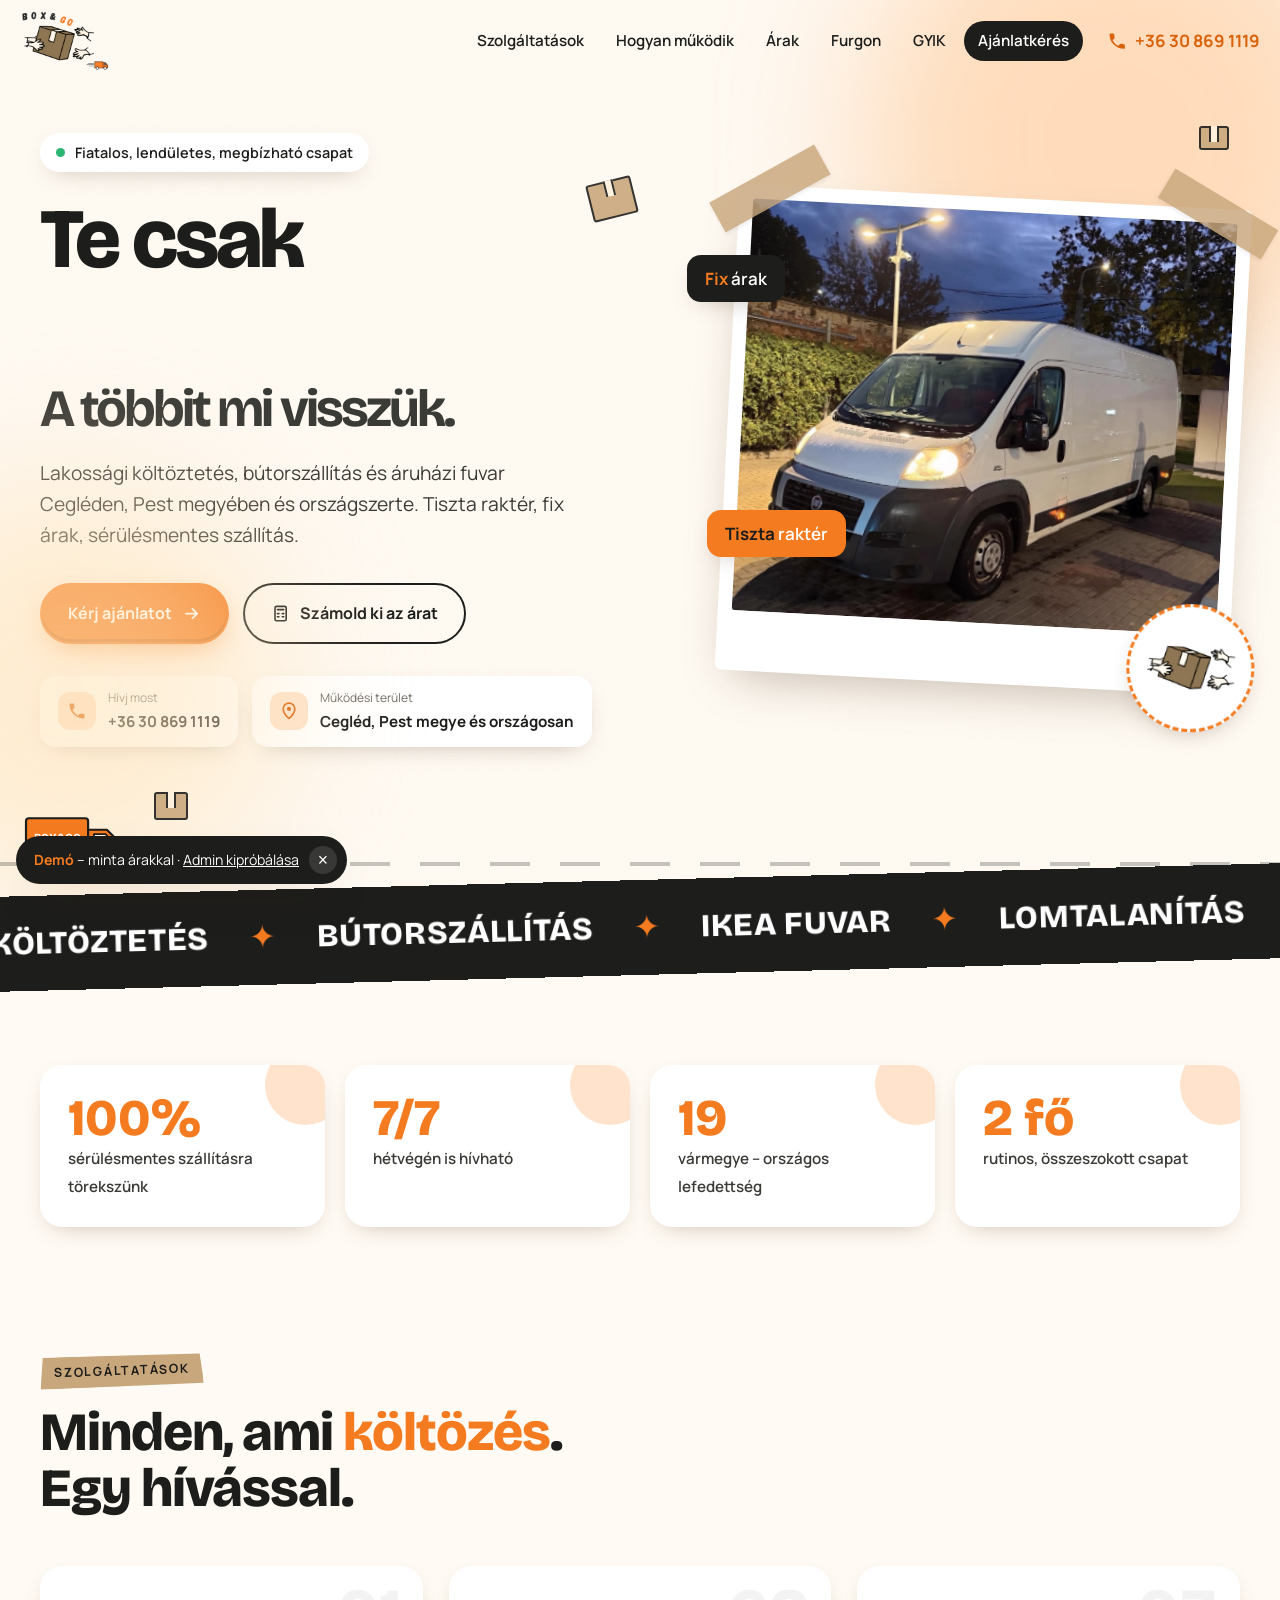
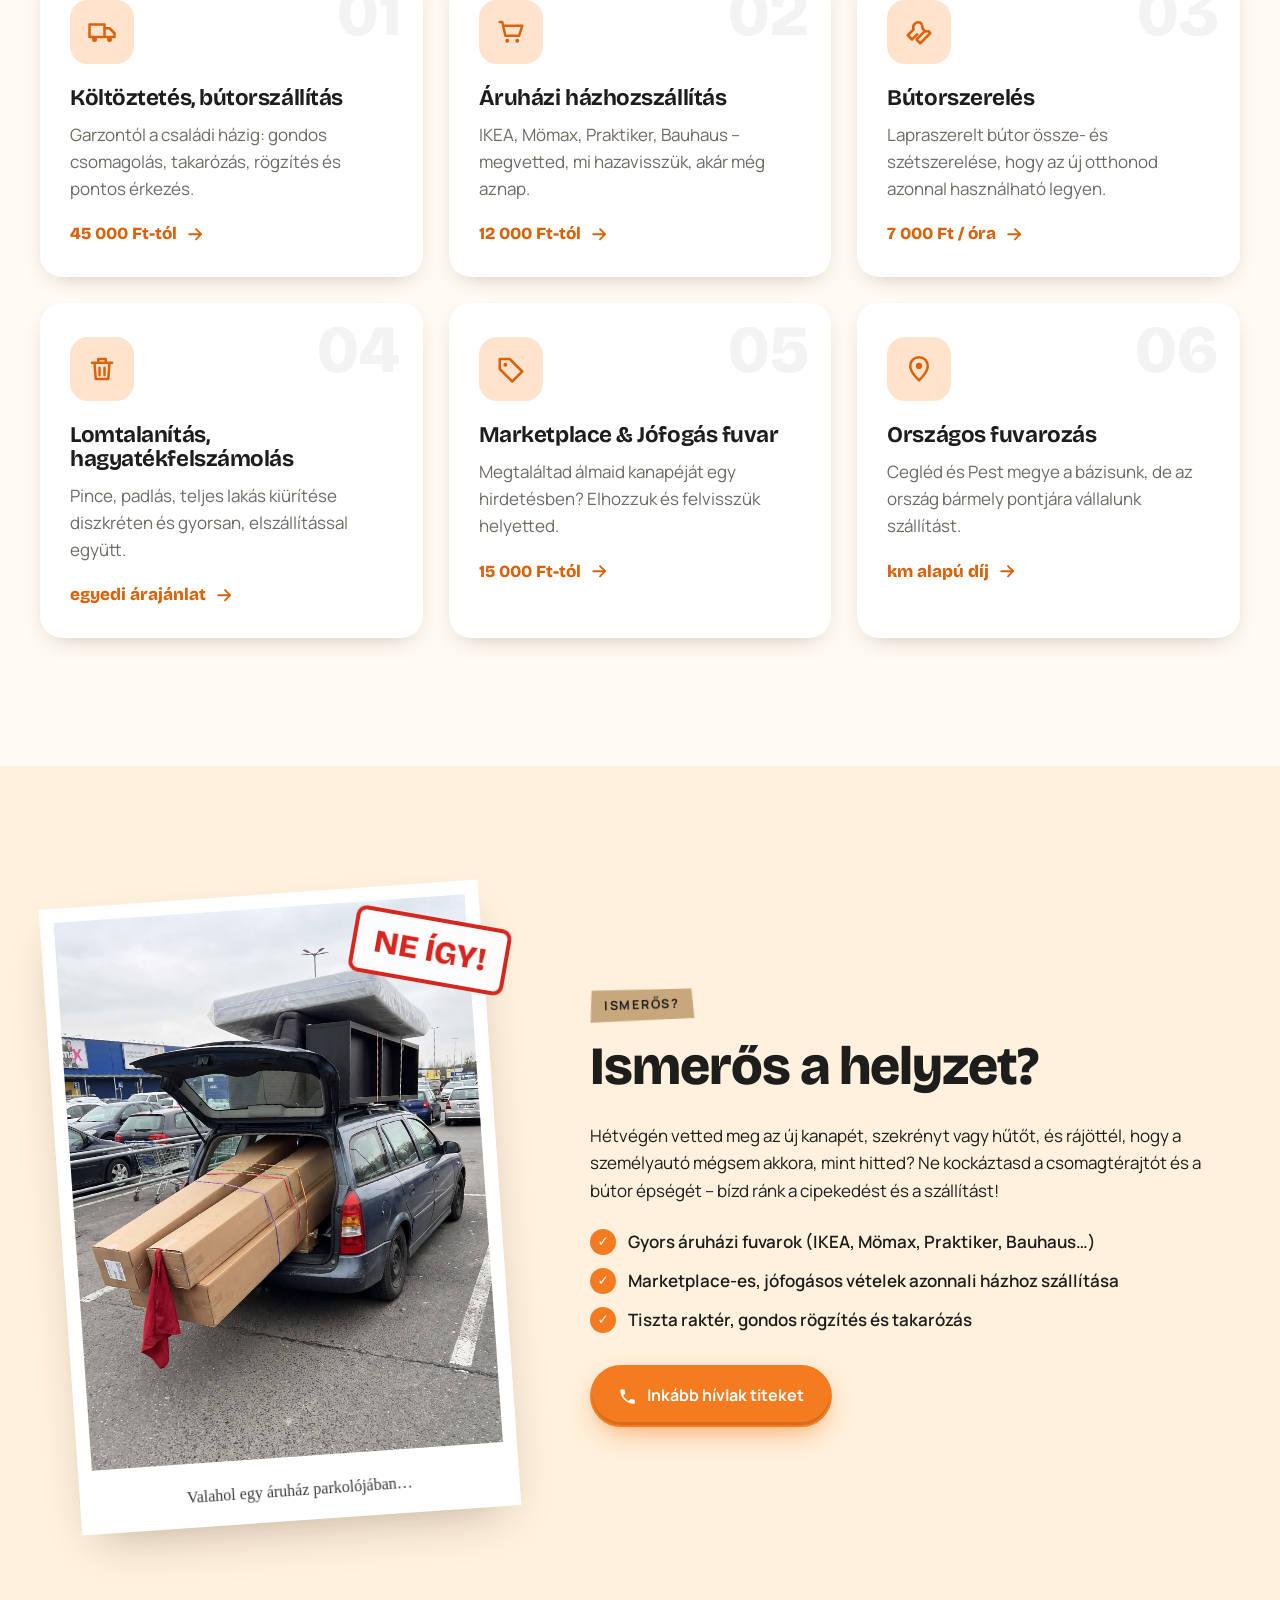
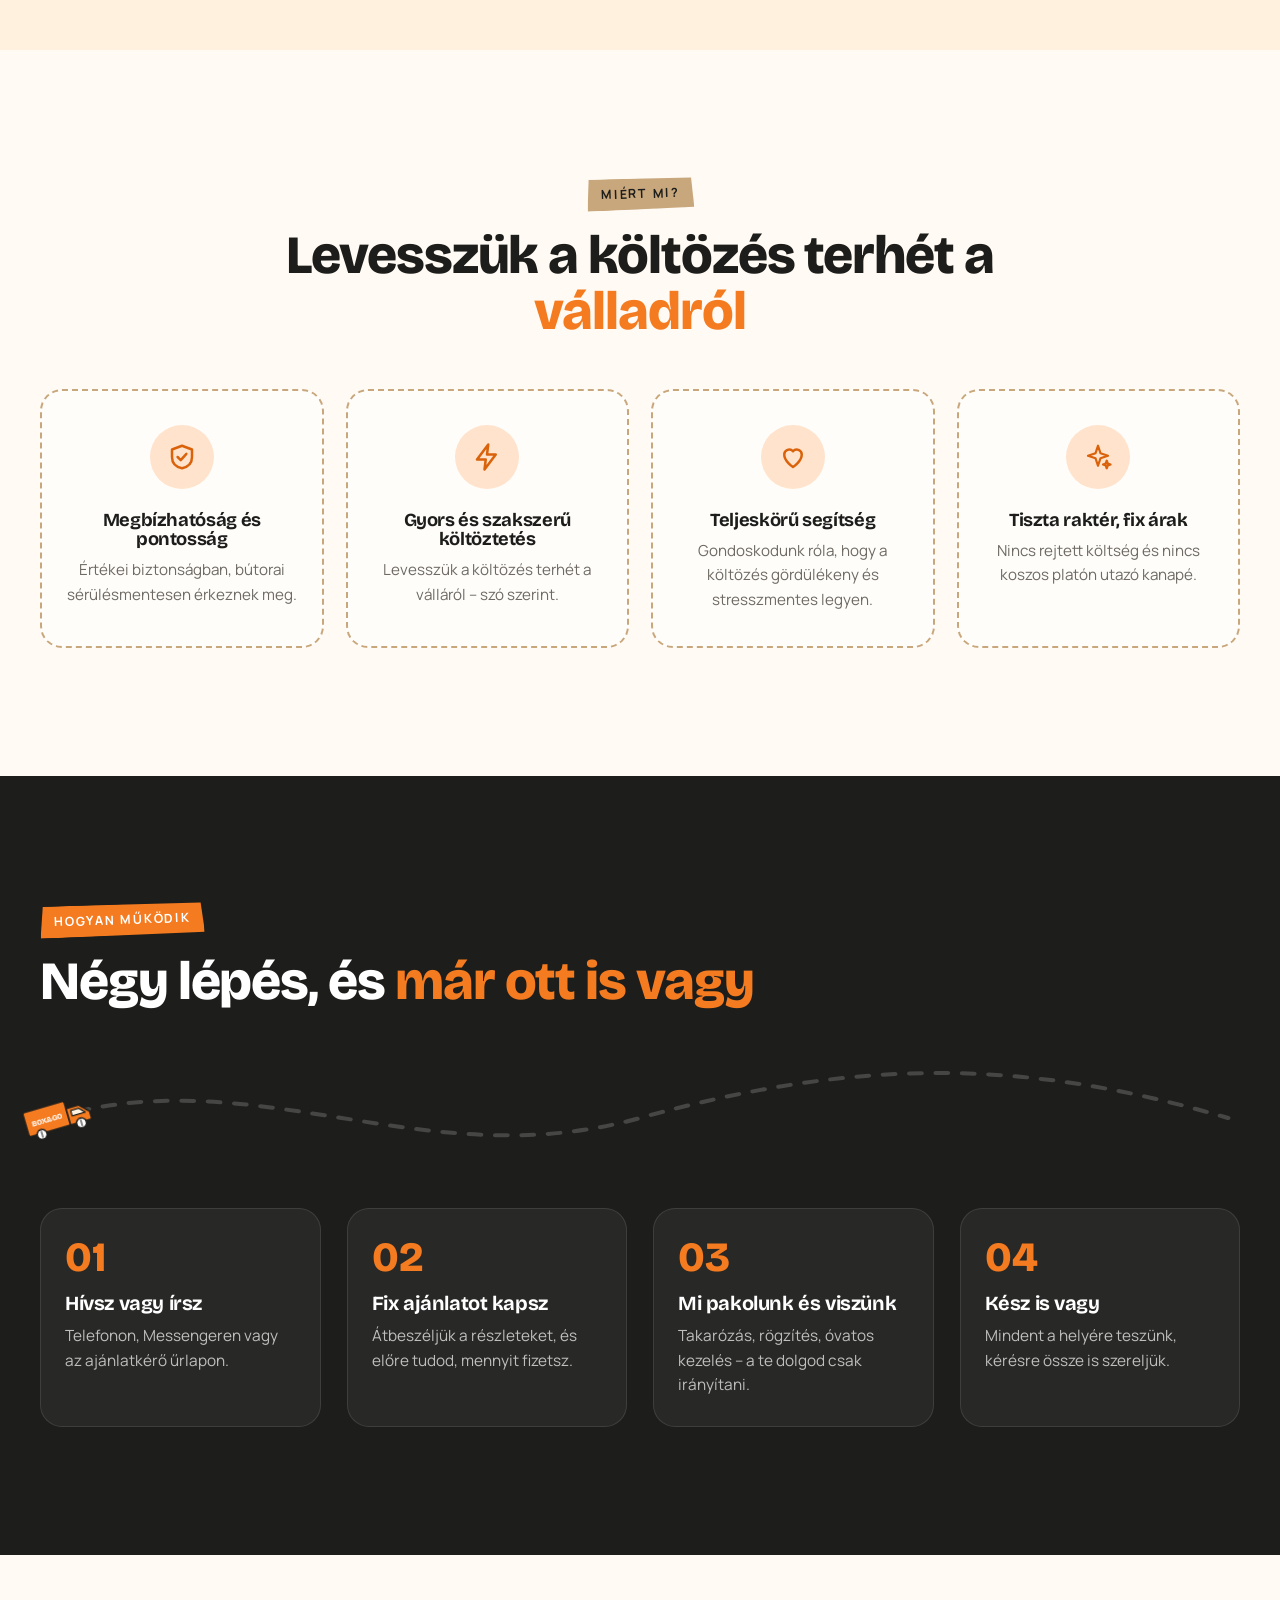
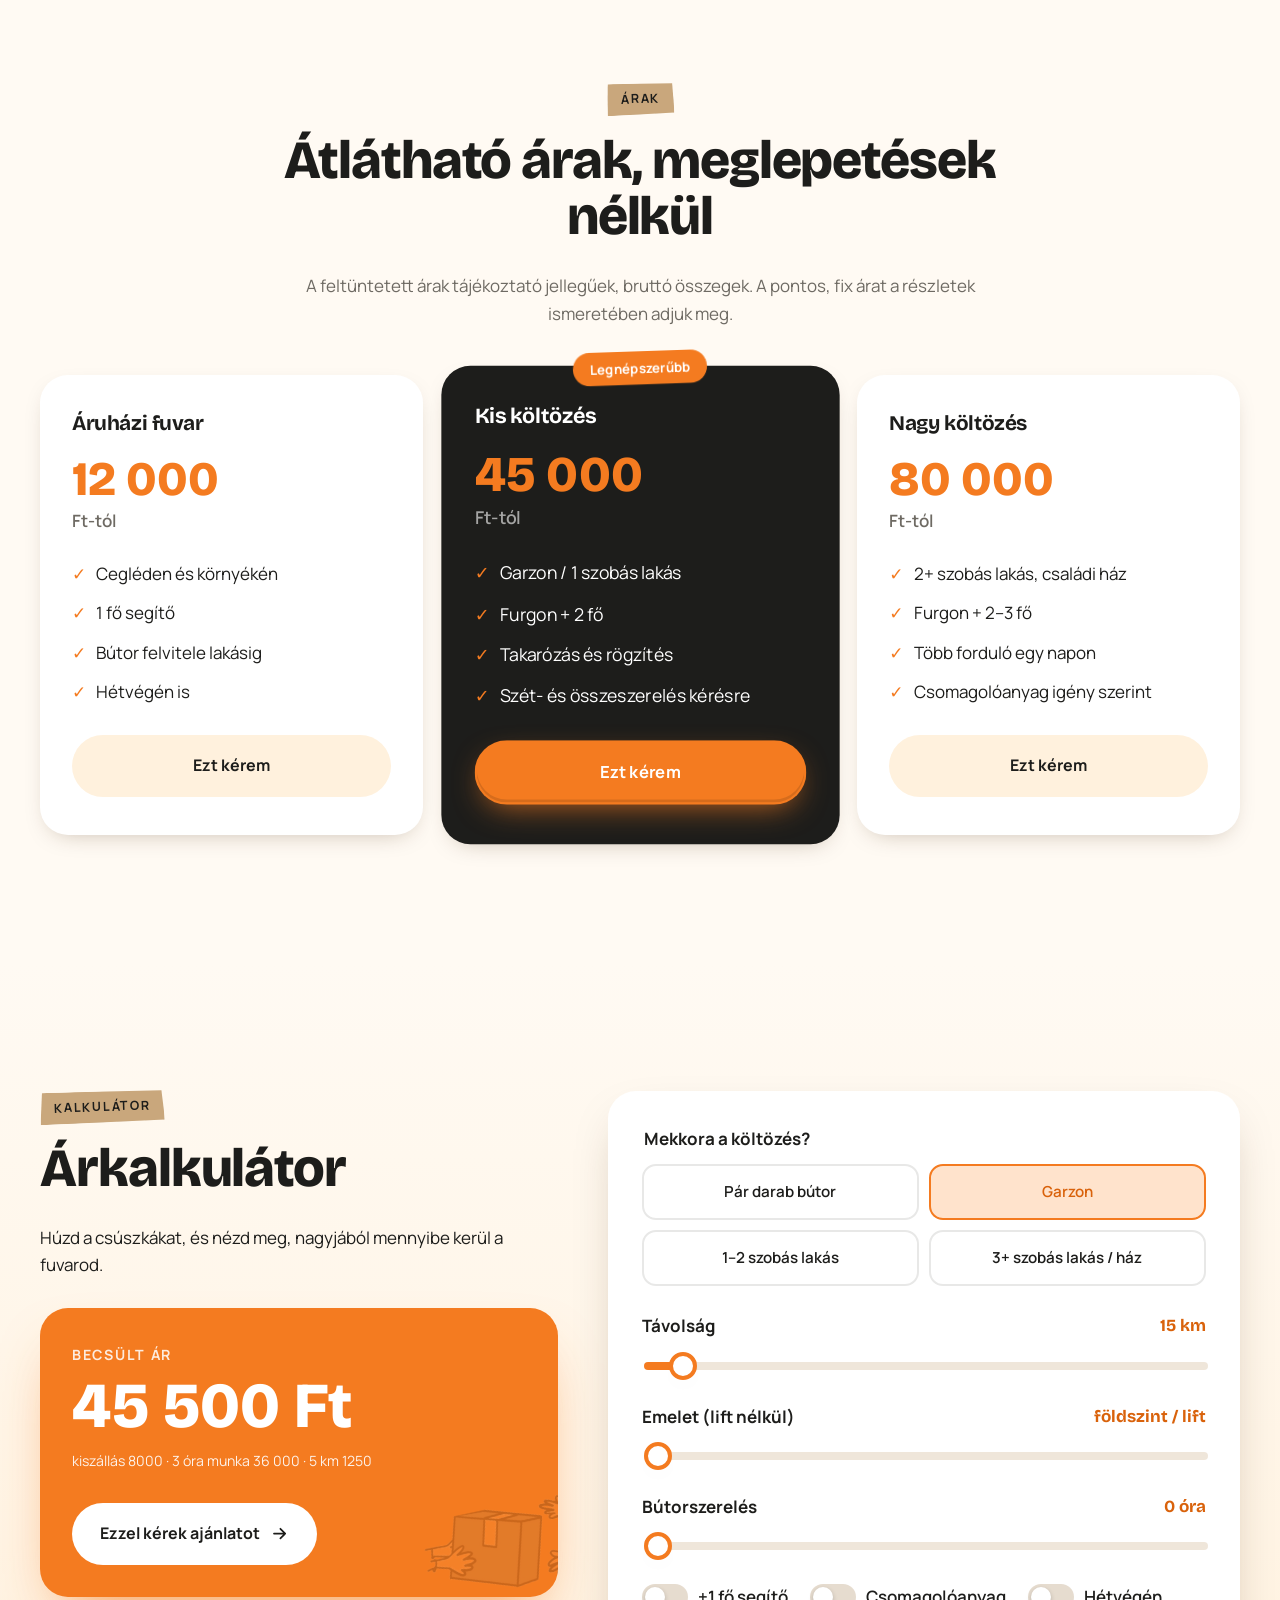
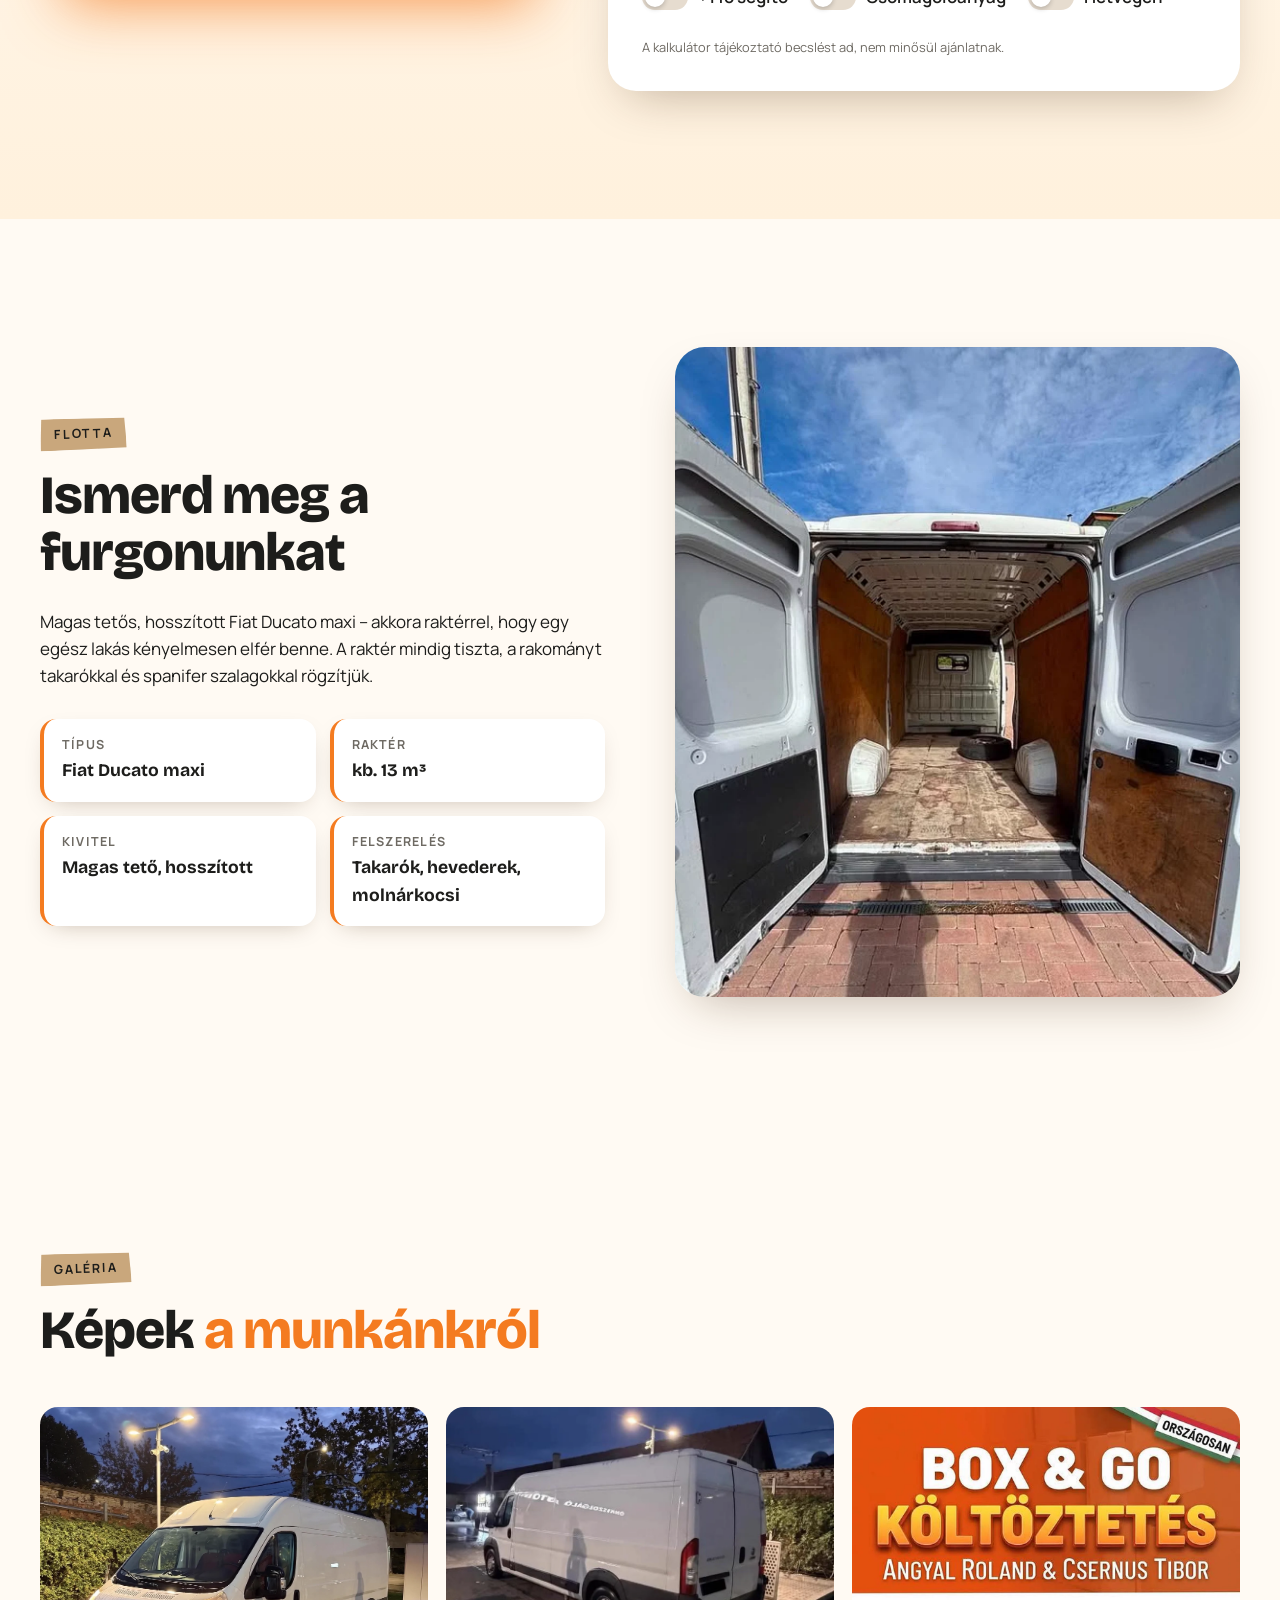
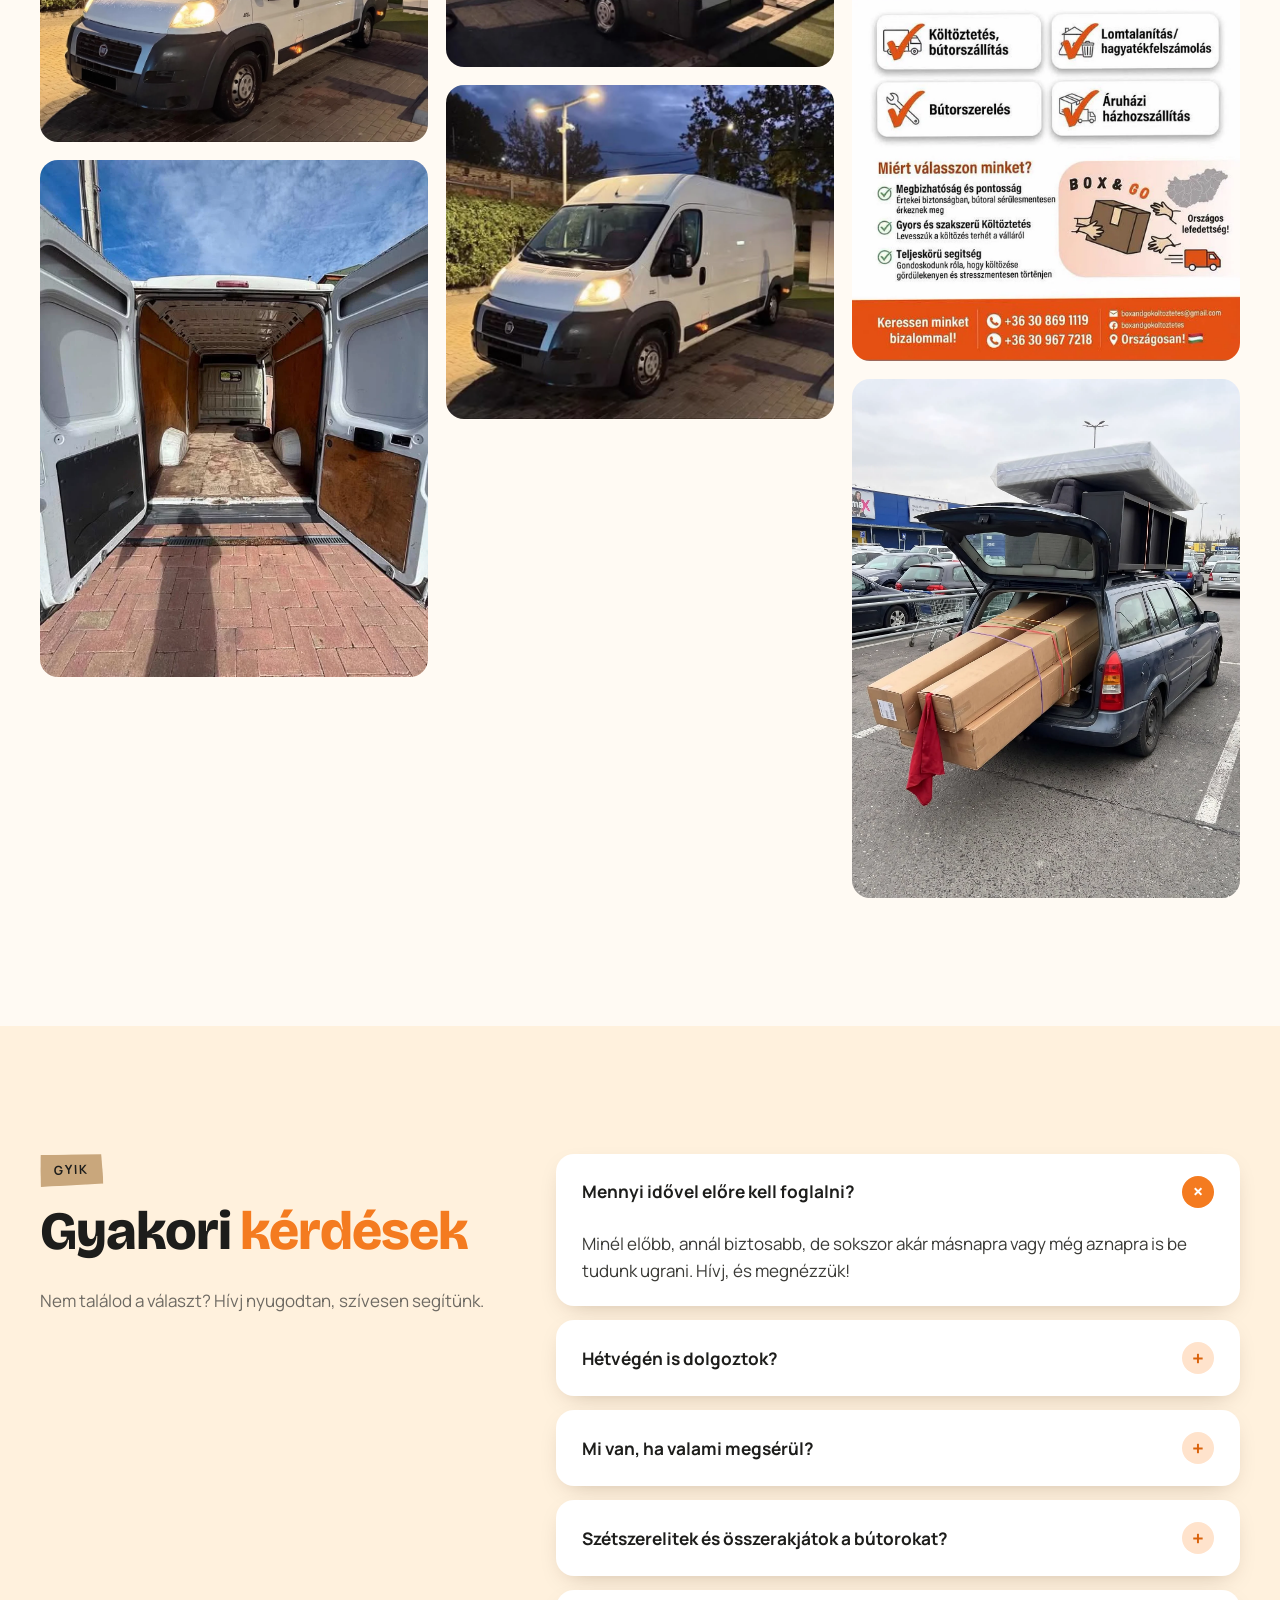
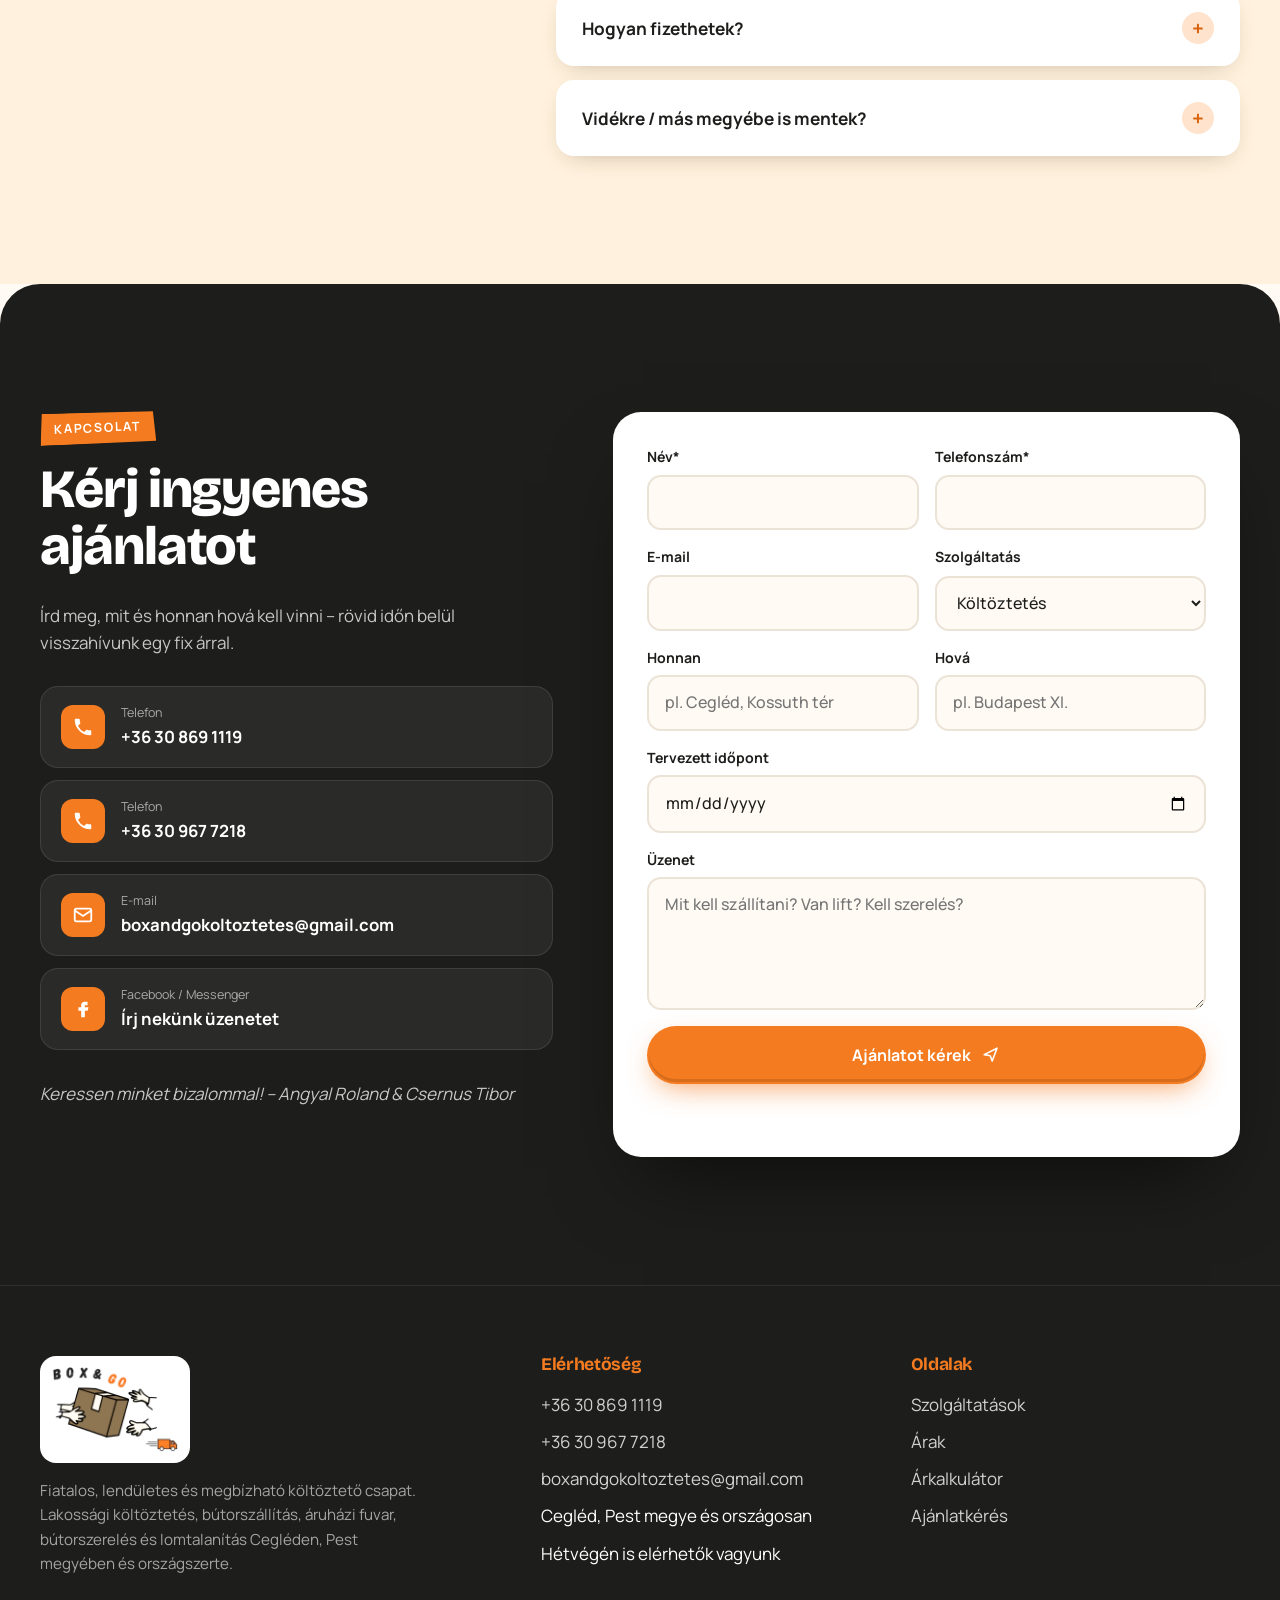
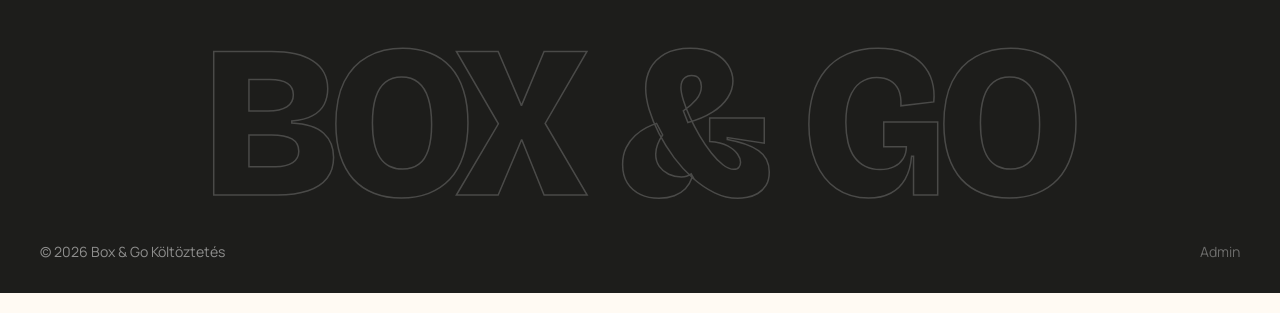
<file: index.html>
<!doctype html>
<html lang="hu">
<head>
  <meta charset="utf-8">
  <meta name="robots" content="noindex, nofollow">
  <meta name="viewport" content="width=device-width, initial-scale=1">
  <title>Box & Go Költöztetés – Cegléd, Pest megye, országosan</title>
  <meta name="description" content="Fiatalos, lendületes és megbízható költöztető csapat. Lakossági költöztetés, bútorszállítás, áruházi fuvar, bútorszerelés és lomtalanítás Cegléden, Pest megyében és országszerte.">
  <meta name="theme-color" content="#F47B20">
  <meta property="og:title" content="Box & Go Költöztetés">
  <meta property="og:description" content="Költöztetés, bútorszállítás, áruházi fuvar – Cegléd, Pest megye, országosan.">
  <link rel="icon" type="image/png" href="img/favicon.png">
  <link rel="apple-touch-icon" href="img/apple-touch-icon.png">
  <link rel="preconnect" href="https://fonts.googleapis.com">
  <link rel="preconnect" href="https://fonts.gstatic.com" crossorigin>
  <link href="https://fonts.googleapis.com/css2?family=Bricolage+Grotesque:opsz,wght@12..96,500;12..96,700;12..96,800&family=Manrope:wght@400;500;600;700&display=swap" rel="stylesheet">
  <link rel="stylesheet" href="css/style.css">
</head>
<body>
  <div class="loader" id="loader" aria-hidden="true">
    <div class="loader-box"><span></span><span></span></div>
  </div>

  <header class="nav" id="nav">
    <div class="nav-inner">
      <a href="#top" class="brand" aria-label="Box & Go – kezdőlap">
        <img src="img/logo.webp" alt="Box & Go logó" width="108" height="72">
      </a>
      <nav class="nav-links" id="navLinks" aria-label="Fő navigáció">
        <a href="#szolgaltatasok">Szolgáltatások</a>
        <a href="#folyamat">Hogyan működik</a>
        <a href="#arak">Árak</a>
        <a href="#furgon">Furgon</a>
        <a href="#gyik">GYIK</a>
        <a href="#ajanlat" class="nav-cta">Ajánlatkérés</a>
      </nav>
      <a class="nav-phone" data-bind="phone0-link"><svg viewBox="0 0 24 24"><use href="#i-phone"/></svg><span data-bind="phone0"></span></a>
      <button class="burger" id="burger" aria-label="Menü" aria-expanded="false"><span></span><span></span><span></span></button>
    </div>
  </header>

  <main id="top">
    <!-- HERO -->
    <section class="hero">
      <div class="hero-bg" aria-hidden="true">
        <div class="blob b1"></div><div class="blob b2"></div>
        <div class="float-box fb1"></div><div class="float-box fb2"></div><div class="float-box fb3"></div>
      </div>
      <div class="wrap hero-grid">
        <div class="hero-text">
          <span class="pill reveal"><i class="dot"></i><span data-bind="hero.badge"></span></span>
          <h1 class="reveal">
            <span data-bind="hero.titleTop"></span>
            <span class="rotator" id="rotator"><span class="rot-word"></span></span>
            <span class="h1-bottom" data-bind="hero.titleBottom"></span>
          </h1>
          <p class="lead reveal" data-bind="hero.subtitle"></p>
          <div class="hero-cta reveal">
            <a href="#ajanlat" class="btn btn-primary magnetic"><span data-bind="hero.ctaPrimary"></span><svg viewBox="0 0 24 24"><use href="#i-arrow"/></svg></a>
            <a href="#kalkulator" class="btn btn-ghost"><svg viewBox="0 0 24 24"><use href="#i-calc"/></svg><span data-bind="hero.ctaSecondary"></span></a>
          </div>
          <div class="hero-mini reveal">
            <a data-bind="phone0-link" class="mini-card"><svg viewBox="0 0 24 24"><use href="#i-phone"/></svg><div><small>Hívj most</small><b data-bind="phone0"></b></div></a>
            <div class="mini-card"><svg viewBox="0 0 24 24"><use href="#i-map"/></svg><div><small>Működési terület</small><b data-bind="company.area"></b></div></div>
          </div>
        </div>
        <div class="hero-visual reveal" id="heroVisual">
          <div class="photo-card tilt">
            <span class="tape t1"></span><span class="tape t2"></span>
            <img data-bind-src="hero.image" alt="A Box & Go furgonja" fetchpriority="high">
            <div class="sticker"><img src="img/icon-512.png" alt=""></div>
          </div>
          <div class="badge-float bf1"><b>Fix</b> árak</div>
          <div class="badge-float bf2"><b>Tiszta</b> raktér</div>
        </div>
      </div>
      <div class="road" aria-hidden="true">
        <div class="lane"></div>
        <svg class="truck" viewBox="0 0 180 80"><use href="#truck-art"/></svg>
      </div>
    </section>

    <!-- MARQUEE -->
    <div class="marquee" aria-hidden="true"><div class="marquee-track" id="marquee"></div></div>

    <!-- STATS -->
    <section class="stats wrap" data-section="stats" id="stats"></section>

    <!-- SERVICES -->
    <section class="section" id="szolgaltatasok" data-section="services">
      <div class="wrap">
        <div class="sec-head reveal">
          <span class="label">Szolgáltatások</span>
          <h2>Minden, ami <em>költözés</em>.<br>Egy hívással.</h2>
        </div>
        <div class="services" id="services"></div>
      </div>
    </section>

    <!-- PROBLEM -->
    <section class="section problem" data-section="problem">
      <div class="wrap problem-grid">
        <div class="polaroid reveal">
          <img data-bind-src="problem.image" alt="Túlpakolt személyautó">
          <span class="stamp">Ne így!</span>
          <span class="caption">Valahol egy áruház parkolójában…</span>
        </div>
        <div class="problem-text reveal">
          <span class="label">Ismerős?</span>
          <h2 data-bind="problem.title"></h2>
          <p data-bind="problem.text"></p>
          <ul class="checks">
            <li>Gyors áruházi fuvarok (IKEA, Mömax, Praktiker, Bauhaus…)</li>
            <li>Marketplace-es, jófogásos vételek azonnali házhoz szállítása</li>
            <li>Tiszta raktér, gondos rögzítés és takarózás</li>
          </ul>
          <a data-bind="phone0-link" class="btn btn-primary"><svg viewBox="0 0 24 24"><use href="#i-phone"/></svg><span data-bind="problem.cta"></span></a>
        </div>
      </div>
    </section>

    <!-- WHY -->
    <section class="section why-sec" data-section="why">
      <div class="wrap">
        <div class="sec-head reveal center">
          <span class="label">Miért mi?</span>
          <h2>Levesszük a költözés terhét a <em>válladról</em></h2>
        </div>
        <div class="why" id="why"></div>
      </div>
    </section>

    <!-- STEPS -->
    <section class="section steps-sec" id="folyamat" data-section="steps">
      <div class="wrap">
        <div class="sec-head reveal">
          <span class="label">Hogyan működik</span>
          <h2>Négy lépés, és <em>már ott is vagy</em></h2>
        </div>
        <div class="route" id="route">
          <svg class="route-line" viewBox="0 0 1000 120" preserveAspectRatio="none" aria-hidden="true">
            <path id="routePath" d="M10,60 C180,0 320,120 500,60 S820,0 990,60"/>
            <path id="routePathFill" d="M10,60 C180,0 320,120 500,60 S820,0 990,60"/>
          </svg>
          <div class="route-truck" id="routeTruck" aria-hidden="true"><svg viewBox="0 0 180 80"><use href="#truck-art"/></svg></div>
          <ol class="steps" id="steps"></ol>
        </div>
      </div>
    </section>

    <!-- PRICING -->
    <section class="section pricing-sec" id="arak" data-section="pricing">
      <div class="wrap">
        <div class="sec-head reveal center">
          <span class="label">Árak</span>
          <h2 data-bind="pricing.title"></h2>
          <p class="muted" data-bind="pricing.note"></p>
        </div>
        <div class="packages" id="packages"></div>
      </div>
    </section>

    <!-- CALCULATOR -->
    <section class="section calc-sec" id="kalkulator" data-section="calculator">
      <div class="wrap calc-grid">
        <div class="calc-intro reveal">
          <span class="label">Kalkulátor</span>
          <h2 data-bind="calculator.title"></h2>
          <p data-bind="calculator.subtitle"></p>
          <div class="calc-result">
            <small>Becsült ár</small>
            <div class="calc-total"><span id="calcTotal">0</span> Ft</div>
            <p class="calc-breakdown" id="calcBreakdown"></p>
            <a href="#ajanlat" class="btn btn-light" id="calcToQuote">Ezzel kérek ajánlatot<svg viewBox="0 0 24 24"><use href="#i-arrow"/></svg></a>
          </div>
        </div>
        <form class="calc reveal" id="calc" onsubmit="return false">
          <fieldset>
            <legend>Mekkora a költözés?</legend>
            <div class="seg" id="calcSizes"></div>
          </fieldset>
          <label class="range">
            <span>Távolság <output id="kmOut">15 km</output></span>
            <input type="range" id="km" min="1" max="300" value="15">
          </label>
          <label class="range">
            <span>Emelet (lift nélkül) <output id="floorOut">0</output></span>
            <input type="range" id="floors" min="0" max="10" value="0">
          </label>
          <label class="range">
            <span>Bútorszerelés <output id="asmOut">0 óra</output></span>
            <input type="range" id="assembly" min="0" max="8" value="0">
          </label>
          <div class="toggles">
            <label class="switch"><input type="checkbox" id="extraHelper"><i></i>+1 fő segítő</label>
            <label class="switch"><input type="checkbox" id="packing"><i></i>Csomagolóanyag</label>
            <label class="switch"><input type="checkbox" id="weekend"><i></i>Hétvégén</label>
          </div>
          <p class="fine">A kalkulátor tájékoztató becslést ad, nem minősül ajánlatnak.</p>
        </form>
      </div>
    </section>

    <!-- VAN -->
    <section class="section van-sec" id="furgon" data-section="van">
      <div class="wrap van-grid">
        <div class="van-text reveal">
          <span class="label">Flotta</span>
          <h2 data-bind="van.title"></h2>
          <p data-bind="van.desc"></p>
          <dl class="specs" id="specs"></dl>
        </div>
        <div class="van-img reveal">
          <div class="parallax" data-speed="0.08"><img data-bind-src="van.image" alt="A furgon raktere" loading="lazy"></div>
        </div>
      </div>
    </section>

    <!-- GALLERY -->
    <section class="section" id="galeria" data-section="gallery">
      <div class="wrap">
        <div class="sec-head reveal">
          <span class="label">Galéria</span>
          <h2>Képek <em>a munkánkról</em></h2>
        </div>
        <div class="gallery" id="gallery"></div>
      </div>
    </section>

    <!-- FAQ -->
    <section class="section faq-sec" id="gyik" data-section="faq">
      <div class="wrap faq-grid">
        <div class="sec-head reveal">
          <span class="label">GYIK</span>
          <h2>Gyakori <em>kérdések</em></h2>
          <p class="muted">Nem találod a választ? Hívj nyugodtan, szívesen segítünk.</p>
        </div>
        <div class="faq" id="faq"></div>
      </div>
    </section>

    <!-- CONTACT -->
    <section class="section contact-sec" id="ajanlat">
      <div class="wrap contact-grid">
        <div class="contact-info reveal">
          <span class="label light">Kapcsolat</span>
          <h2 data-bind="contact.title"></h2>
          <p data-bind="contact.subtitle"></p>
          <div class="contact-cards" id="contactCards"></div>
          <p class="owners">Keressen minket bizalommal! – <span data-bind="company.owners"></span></p>
        </div>
        <form class="quote reveal" id="quote" novalidate>
          <div class="row2">
            <label>Név*<input name="name" required autocomplete="name"></label>
            <label>Telefonszám*<input name="phone" type="tel" autocomplete="tel"></label>
          </div>
          <div class="row2">
            <label>E-mail<input name="email" type="email" autocomplete="email"></label>
            <label>Szolgáltatás<select name="service" id="serviceSelect"></select></label>
          </div>
          <div class="row2">
            <label>Honnan<input name="from" placeholder="pl. Cegléd, Kossuth tér"></label>
            <label>Hová<input name="to" placeholder="pl. Budapest XI."></label>
          </div>
          <label>Tervezett időpont<input name="date" type="date"></label>
          <label>Üzenet<textarea name="message" rows="4" placeholder="Mit kell szállítani? Van lift? Kell szerelés?"></textarea></label>
          <input type="hidden" name="estimate" id="estimateField">
          <input class="hp" name="website" tabindex="-1" autocomplete="off" aria-hidden="true">
          <div class="estimate-chip" id="estimateChip" hidden></div>
          <button class="btn btn-primary btn-block" type="submit"><span>Ajánlatot kérek</span><svg viewBox="0 0 24 24"><use href="#i-send"/></svg></button>
          <p class="form-msg" id="formMsg" role="status"></p>
        </form>
      </div>
    </section>
  </main>

  <footer class="footer">
    <div class="wrap footer-grid">
      <div>
        <img src="img/logo.webp" alt="Box & Go" class="footer-logo" width="150" height="100">
        <p class="muted" data-bind="seo.description"></p>
      </div>
      <div>
        <h4>Elérhetőség</h4>
        <ul class="footer-list" id="footerContact"></ul>
      </div>
      <div>
        <h4>Oldalak</h4>
        <ul class="footer-list">
          <li><a href="#szolgaltatasok">Szolgáltatások</a></li>
          <li><a href="#arak">Árak</a></li>
          <li><a href="#kalkulator">Árkalkulátor</a></li>
          <li><a href="#ajanlat">Ajánlatkérés</a></li>
        </ul>
      </div>
    </div>
    <div class="footer-big" aria-hidden="true">BOX&nbsp;&amp;&nbsp;GO</div>
    <div class="wrap footer-bottom">
      <span>© <span id="year"></span> <span data-bind="company.name"></span></span>
      <a href="admin/" class="admin-link">Admin</a>
    </div>
  </footer>

  <a class="fab" data-bind="phone0-link" aria-label="Hívás"><svg viewBox="0 0 24 24"><use href="#i-phone"/></svg></a>

  <div class="lightbox" id="lightbox" hidden>
    <button class="lb-close" aria-label="Bezárás">×</button>
    <button class="lb-prev" aria-label="Előző">‹</button>
    <img alt="">
    <button class="lb-next" aria-label="Következő">›</button>
  </div>

  <!-- SVG ikonok -->
  <svg width="0" height="0" style="position:absolute" aria-hidden="true">
    <defs>
      <g id="truck-art">
        <g class="speed"><line x1="0" y1="34" x2="26" y2="34"/><line x1="6" y1="46" x2="30" y2="46"/><line x1="0" y1="58" x2="22" y2="58"/></g>
        <rect x="36" y="14" width="86" height="50" rx="4" fill="#F47B20" stroke="#1d1d1b" stroke-width="3"/>
        <path d="M122 30h26l18 18v16h-44z" fill="#F47B20" stroke="#1d1d1b" stroke-width="3" stroke-linejoin="round"/>
        <path d="M130 36h16l11 11h-27z" fill="#FFF4E2" stroke="#1d1d1b" stroke-width="2.5" stroke-linejoin="round"/>
        <g class="wheel"><circle cx="62" cy="66" r="10" fill="#fff" stroke="#1d1d1b" stroke-width="3"/><line x1="62" y1="59" x2="62" y2="73" stroke="#1d1d1b" stroke-width="2"/></g>
        <g class="wheel"><circle cx="144" cy="66" r="10" fill="#fff" stroke="#1d1d1b" stroke-width="3"/><line x1="144" y1="59" x2="144" y2="73" stroke="#1d1d1b" stroke-width="2"/></g>
        <text x="79" y="45" text-anchor="middle" font-family="Bricolage Grotesque, sans-serif" font-weight="800" font-size="15" fill="#fff">BOX&amp;GO</text>
      </g>
      <symbol id="i-phone" viewBox="0 0 24 24"><path d="M6.6 10.8a15.1 15.1 0 0 0 6.6 6.6l2.2-2.2a1 1 0 0 1 1-.25c1.1.37 2.3.57 3.6.57a1 1 0 0 1 1 1V20a1 1 0 0 1-1 1A17 17 0 0 1 3 4a1 1 0 0 1 1-1h3.5a1 1 0 0 1 1 1c0 1.25.2 2.45.57 3.57a1 1 0 0 1-.25 1z" fill="currentColor"/></symbol>
      <symbol id="i-arrow" viewBox="0 0 24 24"><path d="M5 12h14M13 6l6 6-6 6" fill="none" stroke="currentColor" stroke-width="2.2" stroke-linecap="round" stroke-linejoin="round"/></symbol>
      <symbol id="i-send" viewBox="0 0 24 24"><path d="M4 12l16-8-6 16-2.5-6.5z" fill="none" stroke="currentColor" stroke-width="2" stroke-linejoin="round"/></symbol>
      <symbol id="i-calc" viewBox="0 0 24 24"><rect x="5" y="3" width="14" height="18" rx="2" fill="none" stroke="currentColor" stroke-width="2"/><path d="M8 7h8M8 12h2M14 12h2M8 16h2M14 16h2" stroke="currentColor" stroke-width="2" stroke-linecap="round"/></symbol>
      <symbol id="i-map" viewBox="0 0 24 24"><path d="M12 21s-7-6.2-7-11.5A7 7 0 0 1 19 9.5C19 14.8 12 21 12 21z" fill="none" stroke="currentColor" stroke-width="2"/><circle cx="12" cy="9.5" r="2.5" fill="currentColor"/></symbol>
      <symbol id="i-mail" viewBox="0 0 24 24"><rect x="3" y="5" width="18" height="14" rx="2" fill="none" stroke="currentColor" stroke-width="2"/><path d="M3 7l9 6 9-6" fill="none" stroke="currentColor" stroke-width="2"/></symbol>
      <symbol id="i-fb" viewBox="0 0 24 24"><path d="M14 8h3V4h-3a4 4 0 0 0-4 4v2H7v4h3v7h4v-7h3l1-4h-4V8z" fill="currentColor"/></symbol>
      <symbol id="i-truck" viewBox="0 0 24 24"><path d="M2 6h12v10H2zM14 9h4l4 4v3h-8z" fill="none" stroke="currentColor" stroke-width="2" stroke-linejoin="round"/><circle cx="6" cy="18" r="2" fill="currentColor"/><circle cx="18" cy="18" r="2" fill="currentColor"/></symbol>
      <symbol id="i-cart" viewBox="0 0 24 24"><path d="M3 4h2l2.5 11h11L21 7H6.5" fill="none" stroke="currentColor" stroke-width="2" stroke-linecap="round" stroke-linejoin="round"/><circle cx="9" cy="19" r="1.6" fill="currentColor"/><circle cx="17" cy="19" r="1.6" fill="currentColor"/></symbol>
      <symbol id="i-wrench" viewBox="0 0 24 24"><path d="M14.7 6.3a4 4 0 0 0 5 5L21 13l-8 8-3-3 6.3-6.3M14.7 6.3L13 4.6a4 4 0 0 0-5.3 5.3L3 14.6 6.4 18l4.7-4.7" fill="none" stroke="currentColor" stroke-width="2" stroke-linejoin="round"/></symbol>
      <symbol id="i-trash" viewBox="0 0 24 24"><path d="M4 7h16M9 7V4h6v3M6 7l1 13h10l1-13M10 11v6M14 11v6" fill="none" stroke="currentColor" stroke-width="2" stroke-linecap="round" stroke-linejoin="round"/></symbol>
      <symbol id="i-tag" viewBox="0 0 24 24"><path d="M3 12V4h8l10 10-8 8z" fill="none" stroke="currentColor" stroke-width="2" stroke-linejoin="round"/><circle cx="7.5" cy="8.5" r="1.6" fill="currentColor"/></symbol>
      <symbol id="i-box" viewBox="0 0 24 24"><path d="M3 7l9-4 9 4v10l-9 4-9-4zM3 7l9 4 9-4M12 11v10" fill="none" stroke="currentColor" stroke-width="2" stroke-linejoin="round"/></symbol>
      <symbol id="i-shield" viewBox="0 0 24 24"><path d="M12 3l8 3v6c0 5-3.5 8-8 9-4.5-1-8-4-8-9V6z" fill="none" stroke="currentColor" stroke-width="2" stroke-linejoin="round"/><path d="M8.5 12l2.5 2.5 4.5-5" fill="none" stroke="currentColor" stroke-width="2" stroke-linecap="round" stroke-linejoin="round"/></symbol>
      <symbol id="i-bolt" viewBox="0 0 24 24"><path d="M13 2L4 14h7l-1 8 9-12h-7z" fill="none" stroke="currentColor" stroke-width="2" stroke-linejoin="round"/></symbol>
      <symbol id="i-heart" viewBox="0 0 24 24"><path d="M12 20s-7-4.4-7-10a4 4 0 0 1 7-2.6A4 4 0 0 1 19 10c0 5.6-7 10-7 10z" fill="none" stroke="currentColor" stroke-width="2" stroke-linejoin="round"/></symbol>
      <symbol id="i-sparkle" viewBox="0 0 24 24"><path d="M12 3l2 6 6 2-6 2-2 6-2-6-6-2 6-2zM19 15l.8 2.2L22 18l-2.2.8L19 21l-.8-2.2L16 18l2.2-.8z" fill="none" stroke="currentColor" stroke-width="1.8" stroke-linejoin="round"/></symbol>
      <symbol id="i-clock" viewBox="0 0 24 24"><circle cx="12" cy="12" r="9" fill="none" stroke="currentColor" stroke-width="2"/><path d="M12 7v5l3 2" fill="none" stroke="currentColor" stroke-width="2" stroke-linecap="round"/></symbol>
      <symbol id="i-star" viewBox="0 0 24 24"><path d="M12 3l2.7 5.6 6.1.8-4.5 4.2 1.1 6.1L12 16.8 6.6 19.7l1.1-6.1L3.2 9.4l6.1-.8z" fill="none" stroke="currentColor" stroke-width="2" stroke-linejoin="round"/></symbol>
      <symbol id="i-home" viewBox="0 0 24 24"><path d="M3 11l9-7 9 7v9a1 1 0 0 1-1 1h-5v-6h-6v6H4a1 1 0 0 1-1-1z" fill="none" stroke="currentColor" stroke-width="2" stroke-linejoin="round"/></symbol>
    </defs>
  </svg>

  <script src="js/demo-api.js"></script>
  <script src="js/main.js"></script>
</body>
</html>
</file>
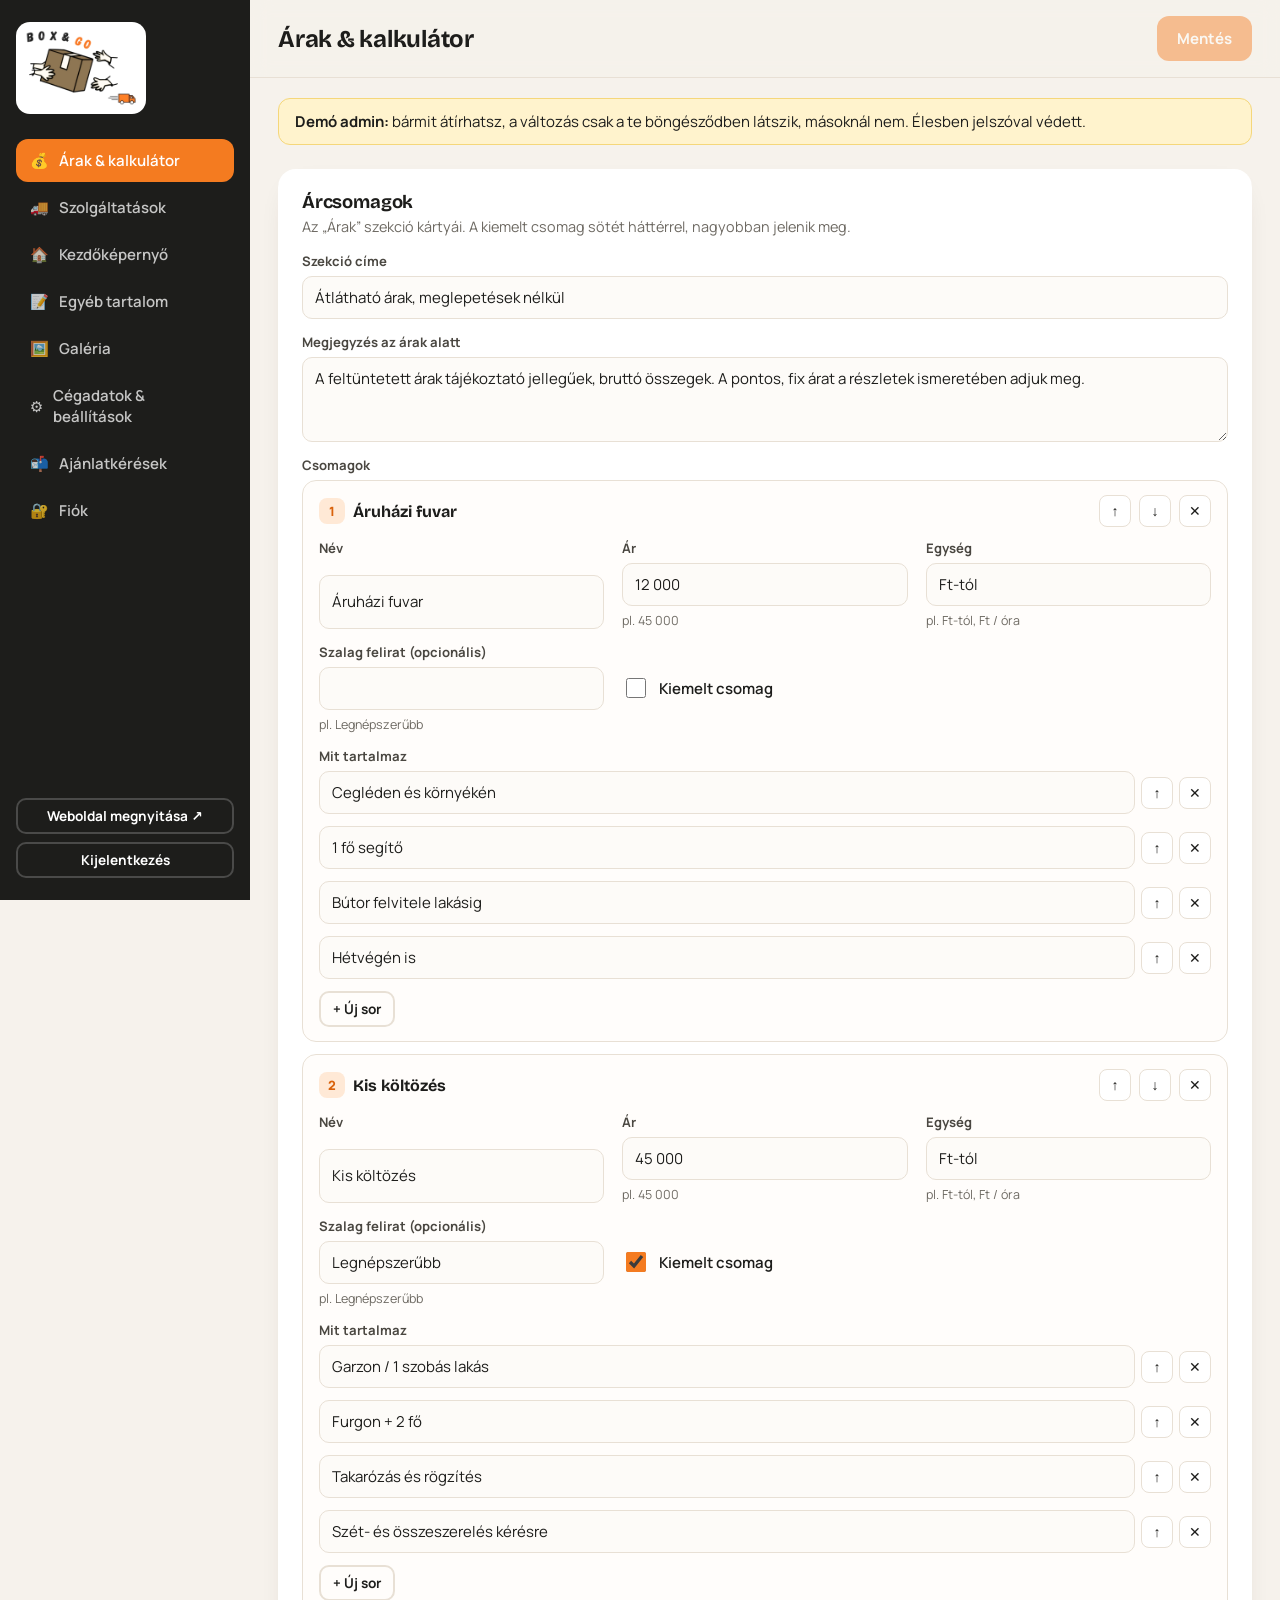
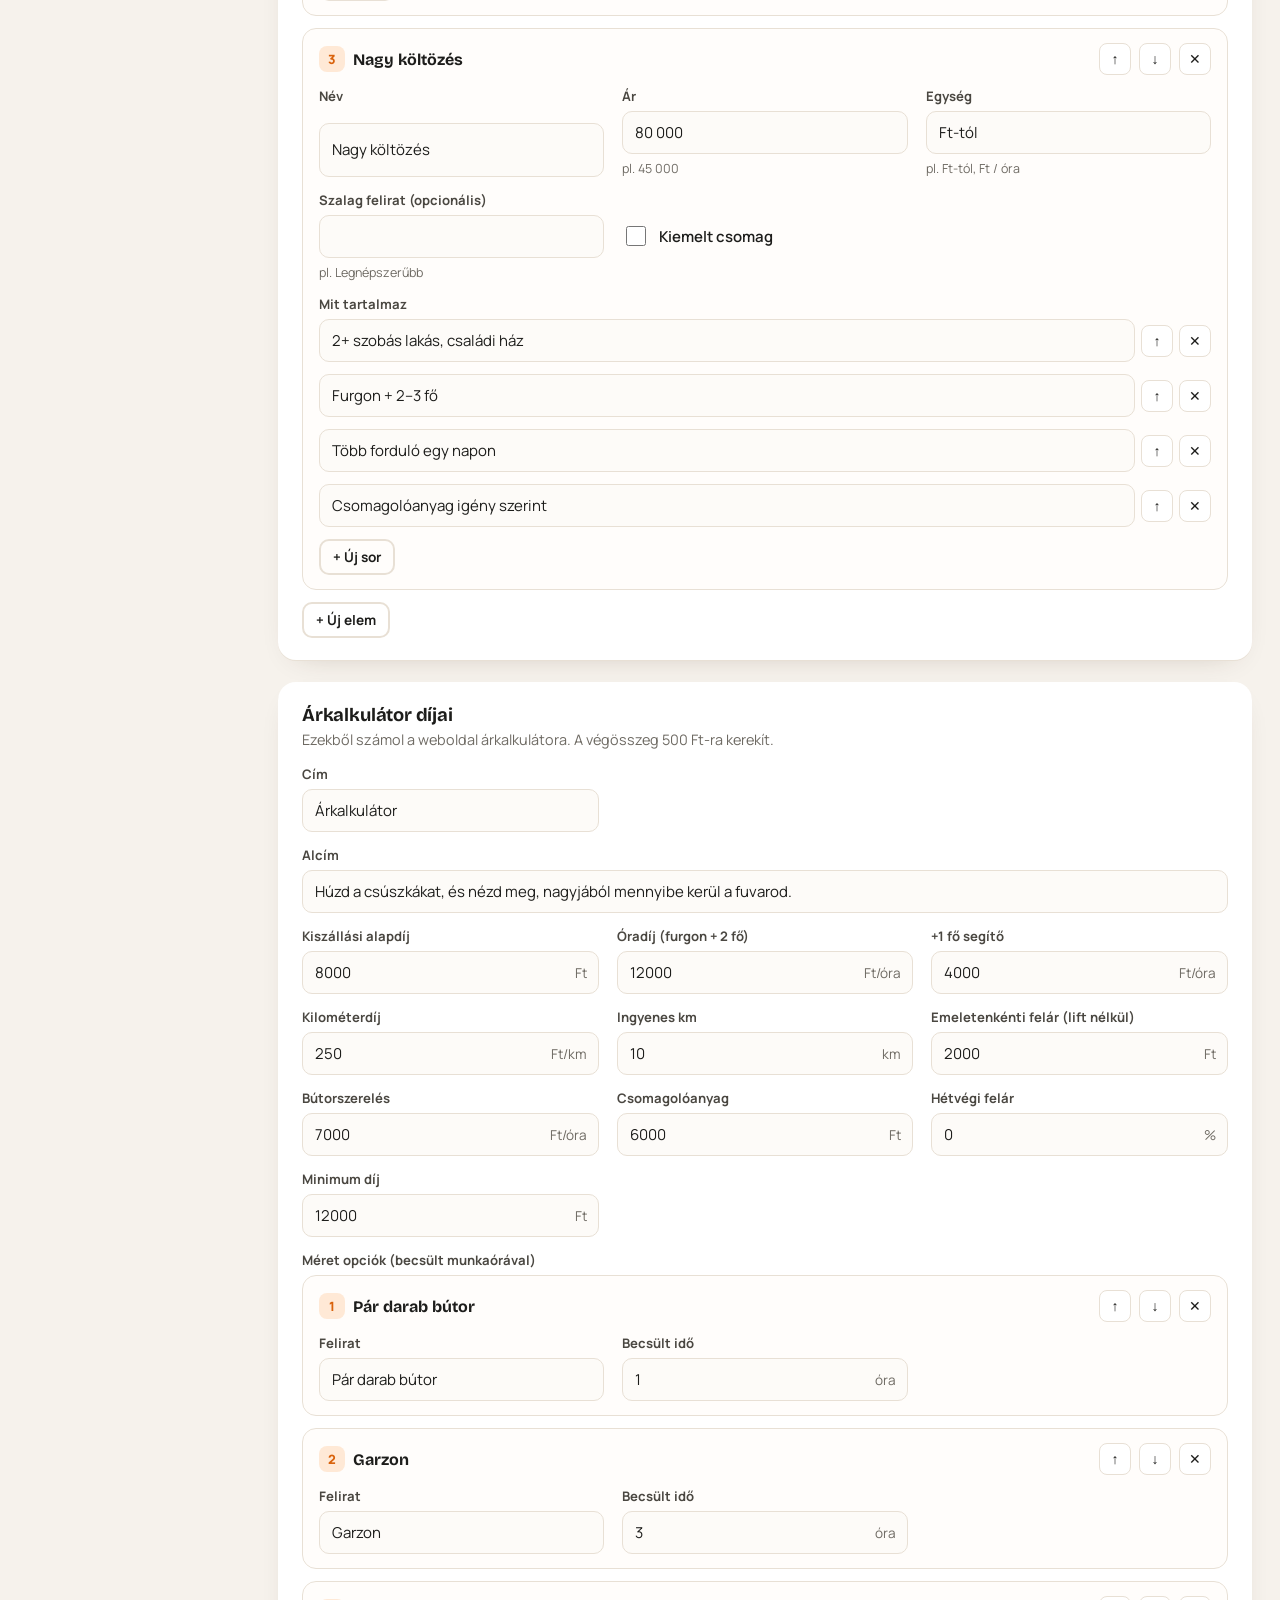
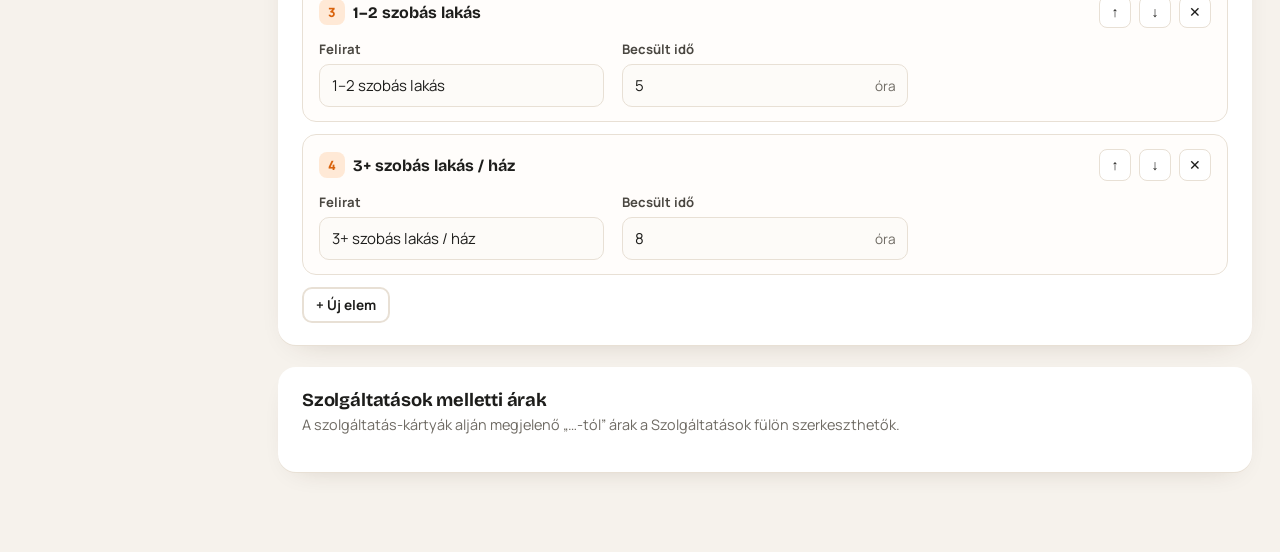
<file: admin/index.html>
<!doctype html>
<html lang="hu" data-demo-admin="1">
<head>
  <meta charset="utf-8">
  <base href="../">
  <meta name="viewport" content="width=device-width, initial-scale=1">
  <meta name="robots" content="noindex, nofollow">
  <title>Box & Go – Admin</title>
  <link rel="icon" type="image/png" href="img/favicon.png">
  <link rel="preconnect" href="https://fonts.googleapis.com">
  <link rel="preconnect" href="https://fonts.gstatic.com" crossorigin>
  <link href="https://fonts.googleapis.com/css2?family=Bricolage+Grotesque:opsz,wght@12..96,700;12..96,800&family=Manrope:wght@400;500;600;700&display=swap" rel="stylesheet">
  <link rel="stylesheet" href="admin/admin.css">
</head>
<body>
  <!-- Belépés -->
  <section class="login" id="login" hidden>
    <form class="login-card" id="loginForm">
      <img src="img/logo.webp" alt="Box & Go" class="login-logo">
      <h1>Admin belépés</h1>
      <label>Felhasználónév<input name="user" value="admin" autocomplete="username" required></label>
      <label>Jelszó<input name="password" type="password" autocomplete="current-password" required></label>
      <button class="btn primary" type="submit">Belépés</button>
      <p class="err" id="loginErr" role="alert"></p>
      <a href="./" class="back">← Vissza a weboldalra</a>
    </form>
  </section>

  <!-- Admin -->
  <div class="app" id="app" hidden>
    <aside class="side">
      <a href="./" class="side-logo" target="_blank" rel="noopener"><img src="img/logo.webp" alt="Box & Go"></a>
      <nav id="tabs"></nav>
      <div class="side-foot">
        <a href="./" target="_blank" rel="noopener" class="btn ghost sm">Weboldal megnyitása ↗</a>
        <button class="btn ghost sm" id="logout">Kijelentkezés</button>
      </div>
    </aside>
    <main class="main">
      <header class="topbar">
        <button class="menu-btn" id="menuBtn" aria-label="Menü">☰</button>
        <h1 id="tabTitle"></h1>
        <div class="top-actions">
          <span class="dirty" id="dirty" hidden>● Nem mentett változások</span>
          <button class="btn primary" id="save" disabled>Mentés</button>
        </div>
      </header>
      <div class="notice" id="pwNotice" hidden>
        <b>Biztonság:</b> még a kezdő jelszót használod. <a href="#" data-goto="account">Változtasd meg most →</a>
      </div>
      <div class="content" id="content"></div>
    </main>
  </div>

  <div class="toast" id="toast" role="status"></div>
  <script src="js/demo-api.js"></script>
  <script src="admin/admin.js"></script>
</body>
</html>
</file>
<file: css/style.css>
/* ============ Box & Go – stílus ============ */
:root {
  --orange: #F47B20;
  --orange-d: #D9620B;
  --orange-l: #FFE3CC;
  --ink: #1D1D1B;
  --ink-2: #3A3A36;
  --muted: #6E6A63;
  --paper: #FFFAF3;
  --cream: #FFF1DD;
  --kraft: #8B7152;
  --kraft-l: #C9A77C;
  --line: rgba(29, 29, 27, .1);
  --radius: 22px;
  --shadow: 0 20px 50px -20px rgba(60, 35, 10, .35);
  --shadow-s: 0 8px 24px -12px rgba(60, 35, 10, .35);
  --ease: cubic-bezier(.2, .8, .2, 1);
  --display: "Bricolage Grotesque", system-ui, sans-serif;
  --body: "Manrope", system-ui, sans-serif;
}
*, *::before, *::after { box-sizing: border-box; }
html { scroll-behavior: smooth; scroll-padding-top: 90px; overflow-x: clip; }
main, footer { overflow-x: clip; }
body {
  margin: 0; font-family: var(--body); color: var(--ink); background: var(--paper);
  font-size: 17px; line-height: 1.6; -webkit-font-smoothing: antialiased; overflow-x: hidden;
}
body::before { /* finom kartonpapír-szemcse */
  content: ""; position: fixed; inset: 0; pointer-events: none; z-index: 0; opacity: .35;
  background-image: url("data:image/svg+xml,%3Csvg xmlns='http://www.w3.org/2000/svg' width='160' height='160'%3E%3Cfilter id='n'%3E%3CfeTurbulence type='fractalNoise' baseFrequency='.9' numOctaves='2' stitchTiles='stitch'/%3E%3CfeColorMatrix values='0 0 0 0 .55 0 0 0 0 .44 0 0 0 0 .32 0 0 0 .08 0'/%3E%3C/filter%3E%3Crect width='100%25' height='100%25' filter='url(%23n)'/%3E%3C/svg%3E");
}
main, footer, header { position: relative; z-index: 1; }
img { max-width: 100%; display: block; }
a { color: inherit; }
h1, h2, h3, h4 { font-family: var(--display); line-height: 1.05; margin: 0 0 .5em; letter-spacing: -.02em; }
h2 { font-size: clamp(2rem, 4.2vw, 3.4rem); font-weight: 800; }
h2 em, h1 em { font-style: normal; color: var(--orange); }
p { margin: 0 0 1em; }
.wrap { width: min(1200px, 100% - 32px); margin-inline: auto; }
.muted { color: var(--muted); }
.section { padding: clamp(70px, 10vw, 130px) 0; position: relative; }
.sec-head { max-width: 720px; margin-bottom: 48px; }
.sec-head.center { text-align: center; margin-inline: auto; }
.label {
  display: inline-block; font-weight: 700; font-size: .78rem; letter-spacing: .14em; text-transform: uppercase;
  background: var(--kraft-l); color: var(--ink); padding: 6px 14px; margin-bottom: 18px;
  transform: rotate(-2deg); box-shadow: 0 2px 0 rgba(0, 0, 0, .08);
  clip-path: polygon(2% 0, 98% 4%, 100% 96%, 0 100%);
}
.label.light { background: var(--orange); color: #fff; }
svg { width: 1.2em; height: 1.2em; flex-shrink: 0; }

/* ---------- gombok ---------- */
.btn {
  display: inline-flex; align-items: center; gap: 10px; justify-content: center;
  padding: 16px 26px; border-radius: 999px; font-weight: 700; font-size: 1rem; text-decoration: none;
  border: 2px solid transparent; cursor: pointer; font-family: var(--body);
  transition: transform .3s var(--ease), box-shadow .3s var(--ease), background .3s, color .3s;
}
.btn svg { transition: transform .3s var(--ease); }
.btn:hover svg { transform: translateX(4px); }
.btn-primary { background: var(--orange); color: #fff; box-shadow: 0 10px 30px -10px rgba(244, 123, 32, .8), inset 0 -3px 0 rgba(0, 0, 0, .12); }
.btn-primary:hover { background: var(--orange-d); transform: translateY(-2px); }
.btn-ghost { border-color: var(--ink); color: var(--ink); background: transparent; }
.btn-ghost:hover { background: var(--ink); color: #fff; }
.btn-light { background: #fff; color: var(--ink); }
.btn-light:hover { transform: translateY(-2px); box-shadow: var(--shadow-s); }
.btn-block { width: 100%; }
:focus-visible { outline: 3px solid var(--orange); outline-offset: 3px; border-radius: 6px; }

/* ---------- loader ---------- */
.loader { position: fixed; inset: 0; background: var(--paper); z-index: 100; display: grid; place-items: center; transition: opacity .5s, visibility .5s; }
.loader.done { opacity: 0; visibility: hidden; }
.loader-box { width: 70px; height: 56px; background: var(--kraft); border: 3px solid var(--ink); border-radius: 4px; position: relative; animation: hop .7s var(--ease) infinite alternate; }
.loader-box span { position: absolute; top: -3px; width: 50%; height: 16px; background: var(--kraft-l); border: 3px solid var(--ink); }
.loader-box span:first-child { left: -3px; transform-origin: left top; animation: flapL .7s infinite alternate; }
.loader-box span:last-child { right: -3px; transform-origin: right top; animation: flapR .7s infinite alternate; }
@keyframes hop { to { transform: translateY(-14px) rotate(-4deg); } }
@keyframes flapL { to { transform: rotate(-40deg); } }
@keyframes flapR { to { transform: rotate(40deg); } }

/* ---------- navigáció ---------- */
.nav { position: fixed; top: 0; left: 0; right: 0; z-index: 50; transition: background .3s, box-shadow .3s, transform .4s var(--ease); }
.nav.scrolled { background: rgba(255, 250, 243, .86); backdrop-filter: blur(14px); -webkit-backdrop-filter: blur(14px); box-shadow: 0 1px 0 var(--line); }
.nav.hide { transform: translateY(-100%); }
.nav-inner { width: min(1240px, 100% - 32px); margin: auto; display: flex; align-items: center; gap: 24px; height: 82px; transition: height .3s; }
.nav.scrolled .nav-inner { height: 68px; }
.brand img { height: 60px; width: auto; transition: height .3s, transform .4s var(--ease); }
.nav.scrolled .brand img { height: 50px; }
.brand:hover img { transform: rotate(-4deg) scale(1.05); }
.nav-links { display: flex; gap: 4px; margin-left: auto; align-items: center; }
.nav-links a { text-decoration: none; font-weight: 600; font-size: .95rem; padding: 8px 14px; border-radius: 999px; position: relative; transition: background .2s; }
.nav-links a:hover { background: var(--cream); }
.nav-links a.active:not(.nav-cta)::after { content: ""; position: absolute; left: 14px; right: 14px; bottom: 3px; height: 3px; background: var(--orange); border-radius: 3px; }
.nav-cta { background: var(--ink); color: #fff !important; }
.nav-cta:hover { background: var(--orange) !important; }
.nav-phone { display: flex; align-items: center; gap: 8px; font-weight: 700; text-decoration: none; white-space: nowrap; color: var(--orange-d); }
.burger { display: none; margin-left: auto; width: 46px; height: 46px; border: 0; background: var(--ink); border-radius: 50%; cursor: pointer; position: relative; }
.burger span { position: absolute; left: 13px; right: 13px; height: 2px; background: #fff; transition: transform .3s, opacity .3s; }
.burger span:nth-child(1) { top: 16px; } .burger span:nth-child(2) { top: 22px; } .burger span:nth-child(3) { top: 28px; }
.burger[aria-expanded="true"] span:nth-child(1) { transform: translateY(6px) rotate(45deg); }
.burger[aria-expanded="true"] span:nth-child(2) { opacity: 0; }
.burger[aria-expanded="true"] span:nth-child(3) { transform: translateY(-6px) rotate(-45deg); }

/* ---------- hero ---------- */
.hero { min-height: 100svh; padding: 130px 0 150px; position: relative; overflow: hidden; display: flex; flex-direction: column; justify-content: center; }
.hero-grid { display: grid; grid-template-columns: 1.1fr .9fr; gap: 60px; align-items: center; }
.hero h1 { font-size: clamp(2.8rem, 6.6vw, 5.6rem); font-weight: 800; letter-spacing: -.035em; line-height: .98; margin-bottom: 24px; }
.hero h1 > span { display: block; }
.h1-bottom { color: var(--ink-2); font-size: .62em; margin-top: .25em; font-weight: 700; }
.rotator { color: var(--orange); position: relative; display: block; height: 1.05em; overflow: hidden; }
.rot-word { display: inline-block; white-space: nowrap; }
.rot-word.out { animation: rotOut .45s var(--ease) forwards; }
.rot-word.in { animation: rotIn .55s var(--ease) forwards; }
@keyframes rotOut { to { transform: translateY(-110%) rotate(-4deg); opacity: 0; } }
@keyframes rotIn { from { transform: translateY(110%) rotate(4deg); opacity: 0; } to { transform: none; opacity: 1; } }
.lead { font-size: clamp(1.05rem, 1.5vw, 1.2rem); color: var(--ink-2); max-width: 540px; }
.pill { display: inline-flex; align-items: center; gap: 10px; padding: 8px 16px; background: #fff; border-radius: 999px; font-weight: 600; font-size: .9rem; box-shadow: var(--shadow-s); margin-bottom: 26px; }
.dot { width: 9px; height: 9px; border-radius: 50%; background: #2BB673; box-shadow: 0 0 0 0 rgba(43, 182, 115, .6); animation: ping 1.8s infinite; }
@keyframes ping { 70% { box-shadow: 0 0 0 10px rgba(43, 182, 115, 0); } 100% { box-shadow: 0 0 0 0 rgba(43, 182, 115, 0); } }
.hero-cta { display: flex; flex-wrap: wrap; gap: 14px; margin: 32px 0; }
.hero-mini { display: flex; flex-wrap: wrap; gap: 14px; }
.mini-card { display: flex; gap: 12px; align-items: center; background: #fff; padding: 12px 18px; border-radius: 16px; text-decoration: none; box-shadow: var(--shadow-s); transition: transform .3s var(--ease); }
a.mini-card:hover { transform: translateY(-3px); }
.mini-card svg { width: 38px; height: 38px; padding: 9px; background: var(--orange-l); color: var(--orange-d); border-radius: 12px; }
.mini-card small { display: block; color: var(--muted); font-size: .75rem; }
.mini-card b { font-size: .95rem; }
.hero-visual { position: relative; perspective: 1000px; }
.photo-card { position: relative; background: #fff; padding: 14px 14px 60px; border-radius: 6px; box-shadow: var(--shadow); transform: rotate(3deg); transform-style: preserve-3d; transition: transform .2s ease-out; }
.photo-card img { border-radius: 3px; aspect-ratio: 4/3.4; object-fit: cover; width: 100%; }
.tape { position: absolute; width: 120px; height: 34px; background: rgba(201, 167, 124, .82); z-index: 2; box-shadow: 0 2px 4px rgba(0, 0, 0, .08); }
.tape.t1 { top: -14px; left: -30px; transform: rotate(-32deg); }
.tape.t2 { top: -12px; right: -26px; transform: rotate(28deg); }
.sticker { position: absolute; bottom: -38px; right: -26px; width: 128px; height: 128px; background: #fff; border-radius: 50%; display: grid; place-items: center; box-shadow: var(--shadow-s); animation: spinSlow 18s linear infinite; border: 3px dashed var(--orange); }
.sticker img { width: 92px; animation: spinSlow 18s linear infinite reverse; }
@keyframes spinSlow { to { transform: rotate(360deg); } }
.badge-float { position: absolute; background: var(--ink); color: #fff; padding: 10px 18px; border-radius: 14px; font-weight: 600; box-shadow: var(--shadow-s); animation: bob 4s ease-in-out infinite; }
.badge-float b { color: var(--orange); }
.bf1 { top: 12%; left: -40px; }
.bf2 { bottom: 26%; left: -20px; animation-delay: -2s; background: var(--orange); }
.bf2 b { color: var(--ink); }
@keyframes bob { 50% { transform: translateY(-12px); } }
.hero-bg { position: absolute; inset: 0; pointer-events: none; }
.blob { position: absolute; border-radius: 50%; filter: blur(70px); opacity: .55; }
.b1 { width: 520px; height: 520px; background: #FFC48F; top: -120px; right: -100px; animation: drift 14s ease-in-out infinite alternate; }
.b2 { width: 420px; height: 420px; background: #FFE3B8; bottom: 0; left: -140px; animation: drift 18s ease-in-out infinite alternate-reverse; }
@keyframes drift { to { transform: translate(60px, 40px) scale(1.1); } }
.float-box { position: absolute; width: 46px; height: 38px; background: var(--kraft-l); border: 2.5px solid var(--ink); border-radius: 3px; opacity: .9; animation: floaty 9s ease-in-out infinite; }
.float-box::after { content: ""; position: absolute; left: 50%; top: -2px; width: 10px; height: 16px; background: var(--cream); transform: translateX(-50%); border-inline: 2px solid var(--ink); }
.fb1 { top: 20%; left: 46%; transform: rotate(-14deg); }
.fb2 { top: 88%; left: 12%; width: 34px; height: 28px; animation-delay: -3s; }
.fb3 { top: 14%; right: 4%; width: 30px; height: 24px; animation-delay: -6s; }
@keyframes floaty { 50% { transform: translateY(-24px) rotate(10deg); } }
.road { position: absolute; left: 0; right: 0; bottom: 34px; height: 54px; }
.lane { position: absolute; left: 0; right: 0; bottom: 0; height: 4px; background-image: linear-gradient(90deg, var(--ink) 0 40px, transparent 40px 70px); background-size: 70px 4px; opacity: .25; animation: lane 1s linear infinite; }
@keyframes lane { to { background-position: -70px 0; } }
.truck { position: absolute; bottom: 0; width: 130px; height: 58px; animation: drive 13s linear infinite; }
.truck .speed line, .route-truck .speed line { stroke: var(--ink); stroke-width: 3; stroke-linecap: round; opacity: .5; }
.truck .wheel { transform-box: fill-box; transform-origin: center; animation: spin .5s linear infinite; }
@keyframes drive { from { left: -150px; } to { left: 100%; } }
@keyframes spin { to { transform: rotate(360deg); } }
.truck svg, .truck { overflow: visible; }

/* ---------- marquee ---------- */
.marquee { background: var(--ink); color: #fff; padding: 22px 0; overflow: hidden; transform: rotate(-1.5deg); margin: -20px -10px 0; position: relative; z-index: 2; }
.marquee-track { display: flex; gap: 40px; width: max-content; animation: marquee 30s linear infinite; font-family: var(--display); font-weight: 800; font-size: clamp(1.3rem, 2.6vw, 2rem); text-transform: uppercase; letter-spacing: .02em; }
.marquee-track span { display: inline-flex; align-items: center; gap: 40px; }
.marquee-track span::after { content: "✦"; color: var(--orange); }
@keyframes marquee { to { transform: translateX(-50%); } }

/* ---------- statok ---------- */
.stats { display: grid; grid-template-columns: repeat(4, 1fr); gap: 20px; padding: 90px 0 0; }
.stat { background: #fff; border-radius: var(--radius); padding: 28px; box-shadow: var(--shadow-s); position: relative; overflow: hidden; }
.stat::before { content: ""; position: absolute; right: -20px; top: -20px; width: 80px; height: 80px; border-radius: 50%; background: var(--orange-l); transition: transform .6s var(--ease); }
.stat:hover::before { transform: scale(3); }
.stat b { display: block; font-family: var(--display); font-size: clamp(2.4rem, 4vw, 3.4rem); font-weight: 800; color: var(--orange); line-height: 1; position: relative; }
.stat span { color: var(--ink-2); font-weight: 600; font-size: .95rem; position: relative; }

/* ---------- szolgáltatások – doboz kártyák ---------- */
.services { display: grid; grid-template-columns: repeat(3, 1fr); gap: 26px; }
.svc { position: relative; background: #fff; border-radius: var(--radius); padding: 34px 30px 30px; box-shadow: var(--shadow-s); overflow: hidden; transition: transform .45s var(--ease), box-shadow .45s var(--ease); isolation: isolate; }
.svc::before { content: ""; position: absolute; inset: 0; background: linear-gradient(160deg, var(--orange) 0%, #FF9A4D 100%); transform: translateY(101%); transition: transform .55s var(--ease); z-index: -1; }
.svc:hover { transform: translateY(-8px) rotate(-.6deg); box-shadow: var(--shadow); }
.svc:hover::before { transform: none; }
.svc:hover, .svc:hover .svc-price { color: #fff; }
.svc:hover p { color: rgba(255, 255, 255, .92); }
.svc:hover .svc-icon { background: #fff; color: var(--orange); transform: rotate(-10deg) scale(1.08); }
.svc-icon { width: 64px; height: 64px; border-radius: 18px; background: var(--orange-l); color: var(--orange-d); display: grid; place-items: center; margin-bottom: 22px; transition: transform .5s var(--ease), background .3s; }
.svc-icon svg { width: 30px; height: 30px; }
.svc h3 { font-size: 1.4rem; font-weight: 700; transition: color .3s; }
.svc p { color: var(--muted); transition: color .3s; }
.svc-price { font-weight: 800; font-family: var(--display); color: var(--orange-d); display: inline-flex; gap: 8px; align-items: center; transition: color .3s; }
.svc-num { position: absolute; right: 22px; top: 14px; font-family: var(--display); font-weight: 800; font-size: 4.2rem; color: rgba(29, 29, 27, .05); line-height: 1; transition: color .3s; }
.svc:hover .svc-num { color: rgba(255, 255, 255, .2); }

/* ---------- probléma ---------- */
.problem { background: var(--cream); }
.problem-grid { display: grid; grid-template-columns: .85fr 1.15fr; gap: 70px; align-items: center; }
.polaroid { background: #fff; padding: 14px 14px 64px; box-shadow: var(--shadow); transform: rotate(-4deg); position: relative; max-width: 440px; margin-inline: auto; }
.polaroid img { aspect-ratio: 3/4; object-fit: cover; width: 100%; filter: saturate(.9); }
.polaroid .caption { position: absolute; bottom: 18px; left: 0; right: 0; text-align: center; font-family: "Segoe Print", "Bradley Hand", cursive; color: var(--ink-2); font-size: 1rem; }
.stamp { position: absolute; top: 34px; right: -26px; font-family: var(--display); font-weight: 800; font-size: 2rem; text-transform: uppercase; color: #D7261E; border: 4px solid #D7261E; padding: 4px 18px; border-radius: 10px; transform: rotate(14deg) scale(2.5); opacity: 0; background: rgba(255, 255, 255, .85); }
.polaroid.in .stamp { animation: stamp .5s .5s var(--ease) forwards; }
@keyframes stamp { 60% { transform: rotate(14deg) scale(.92); opacity: 1; } 100% { transform: rotate(14deg) scale(1); opacity: 1; } }
.checks { list-style: none; padding: 0; margin: 24px 0 32px; display: grid; gap: 12px; }
.checks li { display: flex; gap: 12px; align-items: flex-start; font-weight: 600; }
.checks li::before { content: "✓"; flex-shrink: 0; width: 26px; height: 26px; border-radius: 50%; background: var(--orange); color: #fff; display: grid; place-items: center; font-size: .85rem; margin-top: 1px; }

/* ---------- miért mi ---------- */
.why { display: grid; grid-template-columns: repeat(4, 1fr); gap: 22px; }
.why-card { text-align: center; padding: 34px 22px; border-radius: var(--radius); border: 2px dashed var(--kraft-l); background: rgba(255, 255, 255, .6); transition: transform .4s var(--ease), border-color .3s, background .3s; }
.why-card:hover { transform: translateY(-6px); border-color: var(--orange); background: #fff; }
.why-card .svc-icon { margin-inline: auto; border-radius: 50%; }
.why-card:hover .svc-icon { animation: wiggle .6s; }
@keyframes wiggle { 25% { transform: rotate(-12deg); } 75% { transform: rotate(12deg); } }
.why-card h3 { font-size: 1.15rem; }
.why-card p { color: var(--muted); font-size: .95rem; margin: 0; }

/* ---------- lépések / útvonal ---------- */
.steps-sec { background: var(--ink); color: #fff; overflow: hidden; }
.steps-sec .label { background: var(--orange); color: #fff; }
.route { position: relative; padding-top: 110px; }
.route-line { position: absolute; top: 0; left: 0; width: 100%; height: 120px; overflow: visible; }
.route-line path { fill: none; stroke-width: 4; stroke-linecap: round; }
#routePath { stroke: rgba(255, 255, 255, .18); stroke-dasharray: 10 12; }
#routePathFill { stroke: var(--orange); }
.route-truck { position: absolute; top: 0; left: 0; width: 90px; height: 40px; transform: translate(-50%, -50%); will-change: transform; }
.route-truck svg { width: 100%; height: 100%; }
.route-truck .speed { display: none; }
.steps { list-style: none; padding: 0; margin: 40px 0 0; display: grid; grid-template-columns: repeat(4, 1fr); gap: 26px; counter-reset: s; }
.steps li { counter-increment: s; position: relative; padding: 28px 24px; border-radius: var(--radius); background: rgba(255, 255, 255, .05); border: 1px solid rgba(255, 255, 255, .1); transition: background .4s, transform .4s var(--ease); }
.steps li.lit { background: rgba(244, 123, 32, .14); border-color: rgba(244, 123, 32, .5); transform: translateY(-6px); }
.steps li::before { content: counter(s, decimal-leading-zero); font-family: var(--display); font-weight: 800; font-size: 2.6rem; color: var(--orange); display: block; line-height: 1; margin-bottom: 14px; }
.steps h3 { font-size: 1.25rem; }
.steps p { color: rgba(255, 255, 255, .7); margin: 0; font-size: .96rem; }

/* ---------- árak ---------- */
.packages { display: grid; grid-template-columns: repeat(3, 1fr); gap: 26px; align-items: stretch; }
.pkg { background: #fff; border-radius: 28px; padding: 38px 32px; box-shadow: var(--shadow-s); position: relative; display: flex; flex-direction: column; transition: transform .45s var(--ease), box-shadow .45s; }
.pkg:hover { transform: translateY(-8px); box-shadow: var(--shadow); }
.pkg.hl { background: var(--ink); color: #fff; transform: scale(1.04); }
.pkg.hl:hover { transform: scale(1.04) translateY(-8px); }
.pkg-badge { position: absolute; top: -14px; left: 50%; transform: translateX(-50%) rotate(-2deg); background: var(--orange); color: #fff; padding: 6px 16px; border-radius: 999px; font-weight: 700; font-size: .8rem; white-space: nowrap; }
.pkg h3 { font-size: 1.3rem; font-weight: 700; }
.pkg-price { font-family: var(--display); font-weight: 800; font-size: 3rem; line-height: 1; margin: 10px 0 4px; color: var(--orange); }
.pkg-unit { color: var(--muted); font-weight: 600; }
.pkg.hl .pkg-unit { color: rgba(255, 255, 255, .6); }
.pkg ul { list-style: none; padding: 0; margin: 26px 0 30px; display: grid; gap: 12px; flex: 1; }
.pkg li { display: flex; gap: 10px; }
.pkg li::before { content: "✓"; color: var(--orange); font-weight: 800; }
.pkg .btn { width: 100%; }
.pkg:not(.hl) .btn { background: var(--cream); color: var(--ink); box-shadow: none; }
.pkg:not(.hl) .btn:hover { background: var(--orange); color: #fff; }

/* ---------- kalkulátor ---------- */
.calc-sec { background: linear-gradient(180deg, var(--paper), var(--cream)); }
.calc-grid { display: grid; grid-template-columns: .9fr 1.1fr; gap: 50px; align-items: start; }
.calc-result { margin-top: 30px; background: var(--orange); color: #fff; border-radius: 28px; padding: 32px; box-shadow: 0 30px 60px -25px rgba(244, 123, 32, .8); position: relative; overflow: hidden; }
.calc-result::after { content: ""; position: absolute; right: -40px; bottom: -40px; width: 180px; height: 180px; background: url("../img/icon-512.png") center/contain no-repeat; opacity: .18; transform: rotate(-12deg); }
.calc-result small { font-weight: 700; text-transform: uppercase; letter-spacing: .12em; opacity: .85; }
.calc-total { font-family: var(--display); font-weight: 800; font-size: clamp(2.8rem, 5vw, 4rem); line-height: 1.1; margin: 4px 0 8px; }
.calc-total.bump { animation: bump .35s var(--ease); }
@keyframes bump { 40% { transform: scale(1.05); } }
.calc-breakdown { font-size: .88rem; opacity: .9; min-height: 2.8em; }
.calc { background: #fff; border-radius: 28px; padding: 34px; box-shadow: var(--shadow); display: grid; gap: 26px; }
.calc fieldset { border: 0; padding: 0; margin: 0; }
.calc legend { font-weight: 700; margin-bottom: 12px; }
.seg { display: grid; grid-template-columns: repeat(2, 1fr); gap: 10px; }
.seg label { position: relative; cursor: pointer; }
.seg input { position: absolute; opacity: 0; }
.seg span { display: block; padding: 14px 16px; border-radius: 14px; border: 2px solid var(--line); font-weight: 600; transition: all .25s; text-align: center; font-size: .95rem; }
.seg input:checked + span { border-color: var(--orange); background: var(--orange-l); color: var(--orange-d); }
.seg input:focus-visible + span { outline: 3px solid var(--orange); outline-offset: 2px; }
.range span { display: flex; justify-content: space-between; font-weight: 700; margin-bottom: 10px; }
.range output { color: var(--orange-d); font-family: var(--display); }
input[type=range] { -webkit-appearance: none; appearance: none; width: 100%; height: 8px; border-radius: 8px; background: linear-gradient(90deg, var(--orange) var(--p, 0%), #EFE6DA var(--p, 0%)); outline: none; }
input[type=range]::-webkit-slider-thumb { -webkit-appearance: none; width: 28px; height: 28px; border-radius: 50%; background: #fff; border: 4px solid var(--orange); cursor: grab; box-shadow: var(--shadow-s); transition: transform .2s; }
input[type=range]::-webkit-slider-thumb:active { transform: scale(1.2); cursor: grabbing; }
input[type=range]::-moz-range-thumb { width: 22px; height: 22px; border-radius: 50%; background: #fff; border: 4px solid var(--orange); cursor: grab; }
.toggles { display: flex; flex-wrap: wrap; gap: 12px 22px; }
.switch { display: inline-flex; align-items: center; gap: 10px; font-weight: 600; cursor: pointer; }
.switch input { position: absolute; opacity: 0; }
.switch i { width: 46px; height: 26px; background: #E6DCCF; border-radius: 99px; position: relative; transition: background .25s; }
.switch i::after { content: ""; position: absolute; top: 3px; left: 3px; width: 20px; height: 20px; background: #fff; border-radius: 50%; transition: transform .3s var(--ease); box-shadow: 0 2px 5px rgba(0, 0, 0, .2); }
.switch input:checked + i { background: var(--orange); }
.switch input:checked + i::after { transform: translateX(20px); }
.switch input:focus-visible + i { outline: 3px solid var(--orange); outline-offset: 2px; }
.fine { font-size: .8rem; color: var(--muted); margin: 0; }

/* ---------- furgon ---------- */
.van-grid { display: grid; grid-template-columns: 1fr 1fr; gap: 70px; align-items: center; }
.van-img { border-radius: 30px; overflow: hidden; box-shadow: var(--shadow); aspect-ratio: 4/4.6; }
.parallax { height: 118%; margin-top: -9%; }
.parallax img { width: 100%; height: 100%; object-fit: cover; }
.specs { display: grid; grid-template-columns: 1fr 1fr; gap: 14px; margin: 30px 0 0; }
.specs div { background: #fff; border-radius: 16px; padding: 16px 18px; box-shadow: var(--shadow-s); border-left: 4px solid var(--orange); }
.specs dt { font-size: .78rem; text-transform: uppercase; letter-spacing: .1em; color: var(--muted); font-weight: 700; }
.specs dd { margin: 2px 0 0; font-weight: 700; font-family: var(--display); font-size: 1.1rem; }

/* ---------- galéria ---------- */
.gallery { columns: 3 280px; column-gap: 18px; }
.gallery button { display: block; width: 100%; margin: 0 0 18px; padding: 0; border: 0; border-radius: 18px; overflow: hidden; cursor: zoom-in; break-inside: avoid; position: relative; background: var(--cream); }
.gallery img { width: 100%; transition: transform .7s var(--ease), filter .5s; }
.gallery button::after { content: "+"; position: absolute; inset: 0; display: grid; place-items: center; font-size: 3rem; color: #fff; background: rgba(244, 123, 32, .45); opacity: 0; transition: opacity .35s; font-family: var(--display); }
.gallery button:hover img { transform: scale(1.07); }
.gallery button:hover::after { opacity: 1; }
.lightbox { position: fixed; inset: 0; z-index: 90; background: rgba(20, 18, 15, .92); display: grid; place-items: center; padding: 30px; animation: fadeIn .3s; }
.lightbox[hidden] { display: none; }
.lightbox img { max-height: 86vh; max-width: min(1100px, 100%); border-radius: 12px; animation: zoomIn .4s var(--ease); }
.lightbox button { position: absolute; background: rgba(255, 255, 255, .12); color: #fff; border: 0; width: 54px; height: 54px; border-radius: 50%; font-size: 2rem; cursor: pointer; transition: background .2s; }
.lightbox button:hover { background: var(--orange); }
.lb-close { top: 20px; right: 20px; } .lb-prev { left: 20px; top: 50%; } .lb-next { right: 20px; top: 50%; }
@keyframes fadeIn { from { opacity: 0; } }
@keyframes zoomIn { from { transform: scale(.9); opacity: 0; } }

/* ---------- GYIK ---------- */
.faq-sec { background: var(--cream); }
.faq-grid { display: grid; grid-template-columns: .8fr 1.2fr; gap: 60px; align-items: start; }
.faq { display: grid; gap: 14px; }
.faq details { background: #fff; border-radius: 18px; box-shadow: var(--shadow-s); overflow: hidden; }
.faq summary { list-style: none; cursor: pointer; padding: 22px 26px; font-weight: 700; font-size: 1.08rem; display: flex; justify-content: space-between; gap: 16px; align-items: center; }
.faq summary::-webkit-details-marker { display: none; }
.faq summary::after { content: "+"; flex-shrink: 0; width: 32px; height: 32px; border-radius: 50%; background: var(--orange-l); color: var(--orange-d); display: grid; place-items: center; font-size: 1.3rem; transition: transform .35s var(--ease), background .3s; }
.faq details[open] summary::after { transform: rotate(135deg); background: var(--orange); color: #fff; }
.faq .ans { display: grid; grid-template-rows: 0fr; transition: grid-template-rows .4s var(--ease); }
.faq details[open] .ans { grid-template-rows: 1fr; }
.faq .ans > div { overflow: hidden; }
.faq .ans p { padding: 0 26px 22px; margin: 0; color: var(--ink-2); }

/* ---------- kapcsolat ---------- */
.contact-sec { background: var(--ink); color: #fff; border-radius: 40px 40px 0 0; }
.contact-grid { display: grid; grid-template-columns: .9fr 1.1fr; gap: 60px; align-items: start; }
.contact-info p { color: rgba(255, 255, 255, .75); }
.contact-cards { display: grid; gap: 12px; margin: 30px 0; }
.c-card { display: flex; gap: 16px; align-items: center; padding: 16px 20px; border-radius: 18px; background: rgba(255, 255, 255, .06); border: 1px solid rgba(255, 255, 255, .1); text-decoration: none; transition: background .3s, transform .3s var(--ease); }
.c-card:hover { background: var(--orange); transform: translateX(6px); }
.c-card svg { width: 44px; height: 44px; padding: 11px; background: var(--orange); border-radius: 12px; color: #fff; }
.c-card:hover svg { background: #fff; color: var(--orange); }
.c-card small { display: block; color: rgba(255, 255, 255, .6); font-size: .78rem; }
.c-card:hover small { color: rgba(255, 255, 255, .85); }
.c-card b { font-size: 1.05rem; word-break: break-word; }
.owners { font-style: italic; }
.quote { background: #fff; color: var(--ink); border-radius: 28px; padding: 34px; display: grid; gap: 16px; box-shadow: 0 40px 80px -30px rgba(0, 0, 0, .6); }
.quote label { display: grid; gap: 6px; font-weight: 700; font-size: .88rem; }
.quote input, .quote select, .quote textarea { font: inherit; font-weight: 500; font-size: 1rem; padding: 13px 16px; border-radius: 14px; border: 2px solid #ECE3D7; background: var(--paper); color: var(--ink); transition: border-color .25s, box-shadow .25s; width: 100%; }
.quote input:focus, .quote select:focus, .quote textarea:focus { outline: none; border-color: var(--orange); box-shadow: 0 0 0 4px rgba(244, 123, 32, .15); }
.quote .invalid { border-color: #D7261E; }
.row2 { display: grid; grid-template-columns: 1fr 1fr; gap: 16px; }
.hp { position: absolute; left: -9999px; width: 1px; height: 1px; }
.estimate-chip { background: var(--orange-l); color: var(--orange-d); padding: 12px 16px; border-radius: 14px; font-weight: 700; font-size: .92rem; display: flex; justify-content: space-between; gap: 10px; align-items: center; }
.estimate-chip[hidden] { display: none; }
.estimate-chip button { border: 0; background: transparent; color: inherit; font-size: 1.2rem; cursor: pointer; }
.form-msg { margin: 0; font-weight: 700; min-height: 1.4em; }
.form-msg.ok { color: #1E9A5D; } .form-msg.err { color: #D7261E; }
.quote.sent { animation: sent .8s var(--ease); }
@keyframes sent { 30% { transform: scale(.97) rotate(-1deg); } 60% { transform: scale(1.02) rotate(.5deg); } }

/* ---------- lábléc ---------- */
.footer { background: var(--ink); color: #fff; padding: 30px 0 30px; overflow: hidden; border-top: 1px solid rgba(255, 255, 255, .08); }
.footer-grid { display: grid; grid-template-columns: 1.4fr 1fr 1fr; gap: 40px; padding: 40px 0; }
.footer-logo { background: #fff; border-radius: 16px; padding: 10px; width: 150px; height: auto; margin-bottom: 16px; }
.footer .muted { color: rgba(255, 255, 255, .6); max-width: 380px; font-size: .95rem; }
.footer h4 { font-size: 1.1rem; margin-bottom: 16px; color: var(--orange); }
.footer-list { list-style: none; padding: 0; margin: 0; display: grid; gap: 10px; }
.footer-list a { text-decoration: none; color: rgba(255, 255, 255, .8); transition: color .2s; }
.footer-list a:hover { color: var(--orange); }
.footer-big { font-family: var(--display); font-weight: 800; font-size: clamp(4rem, 17vw, 15rem); line-height: .85; text-align: center; color: transparent; -webkit-text-stroke: 1.5px rgba(255, 255, 255, .2); letter-spacing: -.03em; user-select: none; white-space: nowrap; }
.footer-bottom { display: flex; justify-content: space-between; padding-top: 24px; color: rgba(255, 255, 255, .5); font-size: .88rem; }
.admin-link { color: rgba(255, 255, 255, .35); text-decoration: none; }
.admin-link:hover { color: var(--orange); }

.fab { position: fixed; right: 18px; bottom: 18px; z-index: 40; width: 60px; height: 60px; border-radius: 50%; background: var(--orange); color: #fff; display: none; place-items: center; box-shadow: 0 12px 30px -8px rgba(244, 123, 32, .9); animation: ring 3s infinite; }
.fab svg { width: 26px; height: 26px; }
@keyframes ring { 0%, 90%, 100% { transform: none; } 92% { transform: rotate(-14deg); } 94% { transform: rotate(14deg); } 96% { transform: rotate(-10deg); } 98% { transform: rotate(8deg); } }

/* ---------- demó (előnézet) szalag ---------- */
.demo-banner { position: fixed; left: 16px; bottom: 16px; z-index: 60; display: flex; align-items: center; gap: 10px; background: var(--ink); color: #fff; padding: 10px 10px 10px 18px; border-radius: 999px; font-size: .88rem; box-shadow: var(--shadow); animation: rise .6s 1.2s var(--ease) backwards; max-width: calc(100% - 100px); }
.demo-banner b { color: var(--orange); }
.demo-banner button { border: 0; background: rgba(255, 255, 255, .12); color: #fff; width: 28px; height: 28px; border-radius: 50%; cursor: pointer; font-size: 1.1rem; flex-shrink: 0; }
.demo-banner button:hover { background: var(--orange); }

/* ---------- megjelenési animációk ---------- */
/* keyframe + backwards fill: a végén visszaadja az elem saját transform-ját (forgatás, hover) */
:where(.reveal:not(.in)), :where(.stagger:not(.in)) > * { opacity: 0; }
.reveal.in { animation: rise .9s var(--ease) backwards; }
.stagger.in > * { animation: rise .8s var(--ease) backwards; }
@keyframes rise { from { opacity: 0; translate: 0 40px; scale: .97; } }
.hidden-section { display: none !important; }

/* ---------- reszponzív ---------- */
@media (max-width: 1080px) {
  .nav-phone { display: none; }
  .services { grid-template-columns: repeat(2, 1fr); }
  .why { grid-template-columns: repeat(2, 1fr); }
  .stats { grid-template-columns: repeat(2, 1fr); }
}
@media (max-width: 900px) {
  .burger { display: block; }
  .nav-links { position: fixed; inset: 0 0 auto 0; top: 0; padding: 100px 24px 30px; flex-direction: column; align-items: stretch; background: var(--paper); box-shadow: var(--shadow); transform: translateY(-105%); transition: transform .5s var(--ease); z-index: -1; }
  .nav-links.open { transform: none; }
  .nav-links a { font-size: 1.3rem; padding: 14px 18px; font-family: var(--display); }
  .hero { padding-top: 110px; }
  .hero-grid, .problem-grid, .calc-grid, .van-grid, .faq-grid, .contact-grid { grid-template-columns: 1fr; gap: 50px; }
  .hero-visual { max-width: 520px; margin-inline: auto; width: 100%; }
  .bf1 { left: -6px; } .bf2 { left: 0; }
  .steps { grid-template-columns: repeat(2, 1fr); }
  .route { padding-top: 20px; } .route-line, .route-truck { display: none; }
  .packages { grid-template-columns: 1fr; max-width: 460px; margin-inline: auto; }
  .pkg.hl { transform: none; } .pkg.hl:hover { transform: translateY(-8px); }
  .footer-grid { grid-template-columns: 1fr 1fr; }
  .footer-grid > :first-child { grid-column: 1 / -1; }
  .fab { display: grid; }
}
@media (max-width: 600px) {
  body { font-size: 16px; }
  .services, .why, .steps { grid-template-columns: 1fr; }
  .stats { gap: 12px; padding-top: 60px; }
  .stat { padding: 20px; }
  .row2 { grid-template-columns: 1fr; }
  .calc, .quote { padding: 24px 20px; }
  .seg { grid-template-columns: 1fr 1fr; }
  .specs { grid-template-columns: 1fr; }
  .sticker { width: 96px; height: 96px; right: -6px; } .sticker img { width: 68px; }
  .tape { width: 80px; }
  .fb1 { display: none; } .fb3 { top: 9%; right: 6%; }
  .footer-grid { grid-template-columns: 1fr; }
  .footer-bottom { flex-direction: column; gap: 8px; }
  .hero-cta .btn { flex: 1 1 100%; }
}
@media (prefers-reduced-motion: reduce) {
  *, *::before, *::after { animation-duration: .001ms !important; animation-iteration-count: 1 !important; transition-duration: .001ms !important; scroll-behavior: auto !important; }
  .reveal, .stagger > * { opacity: 1; transform: none; }
}
</file>
